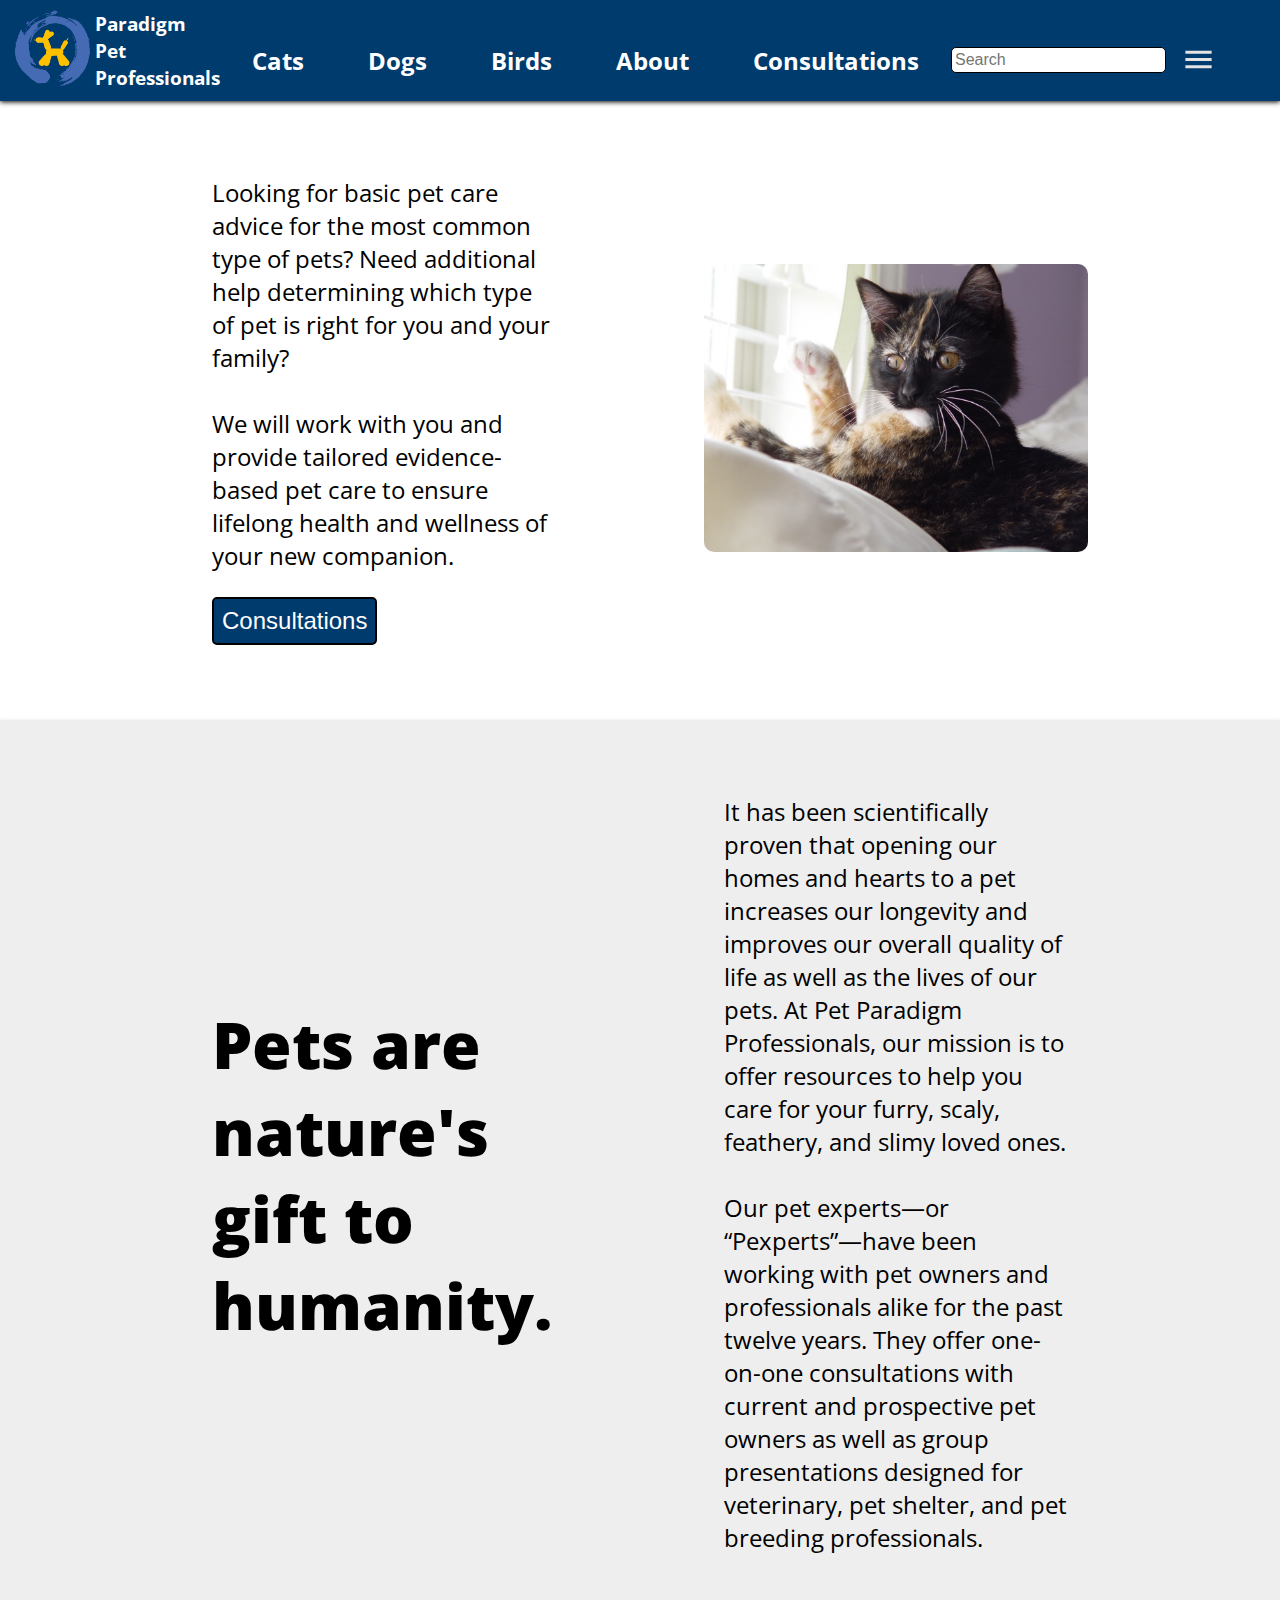
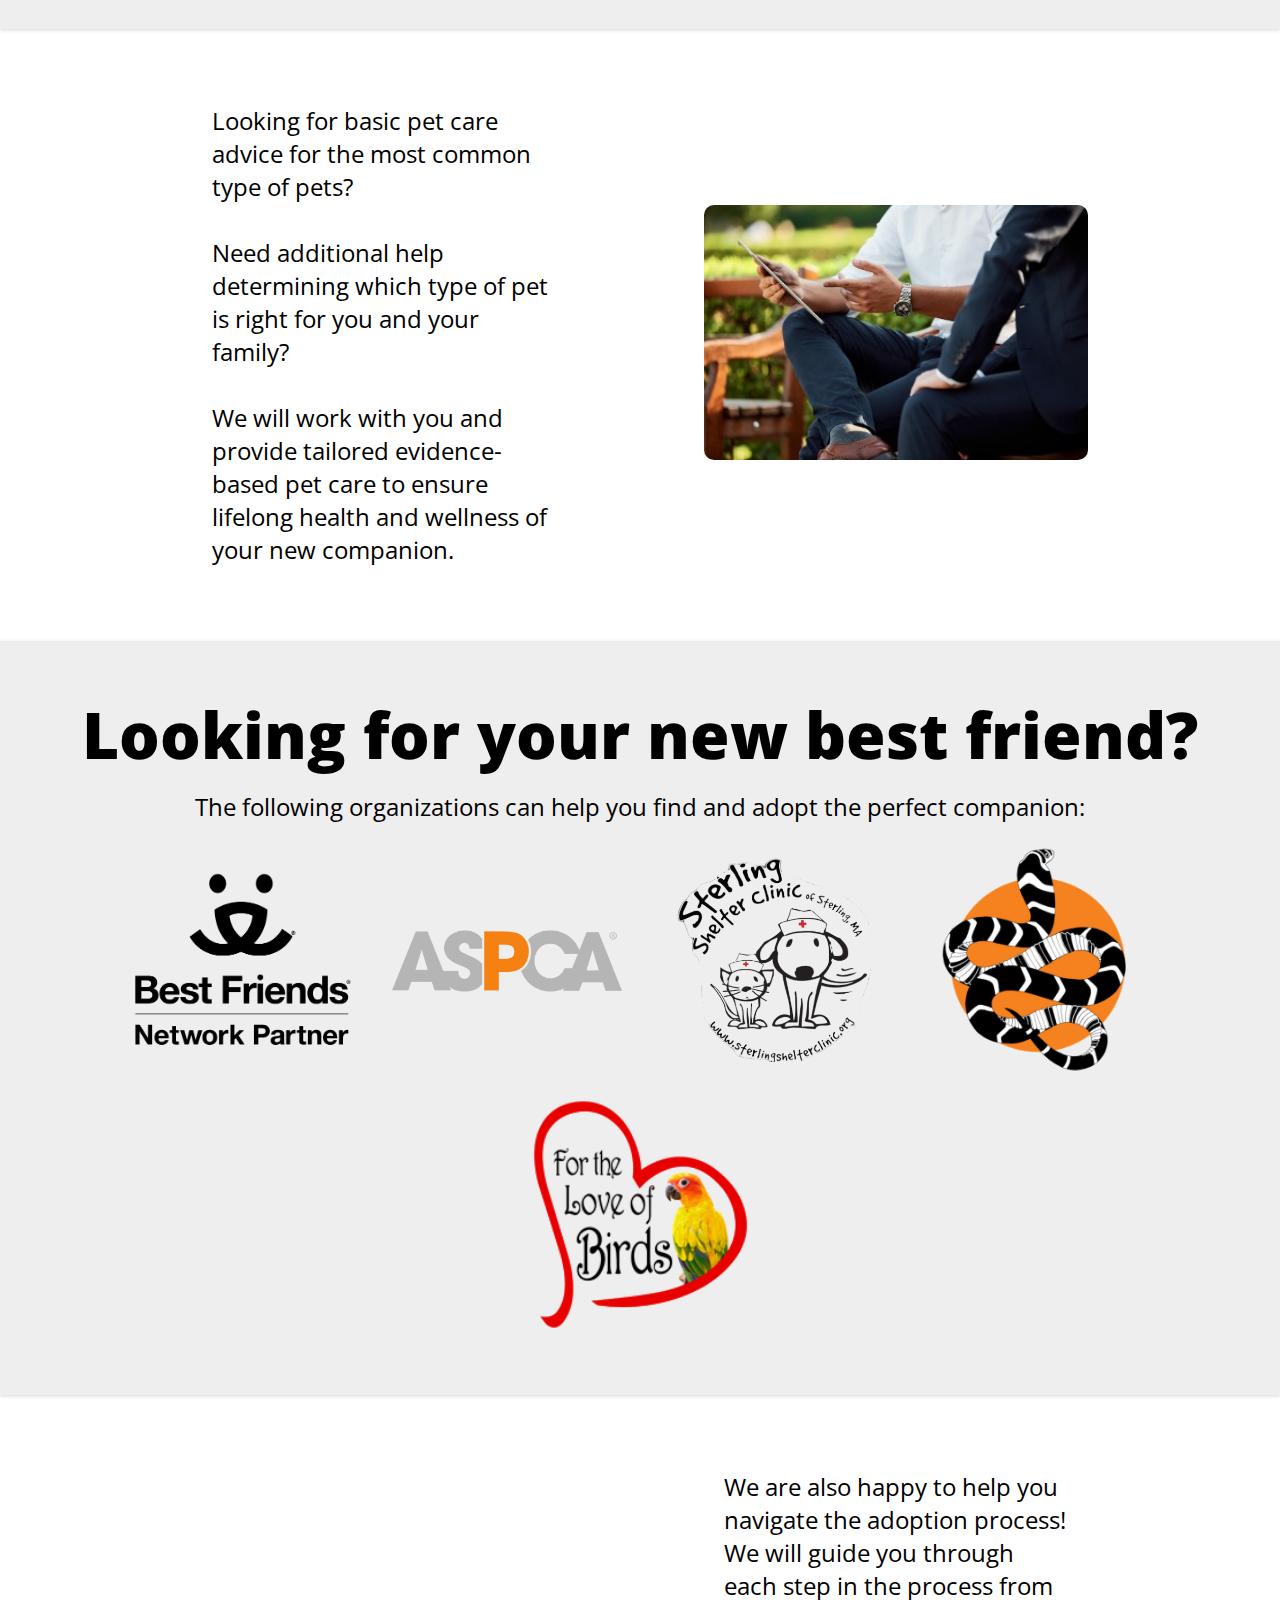
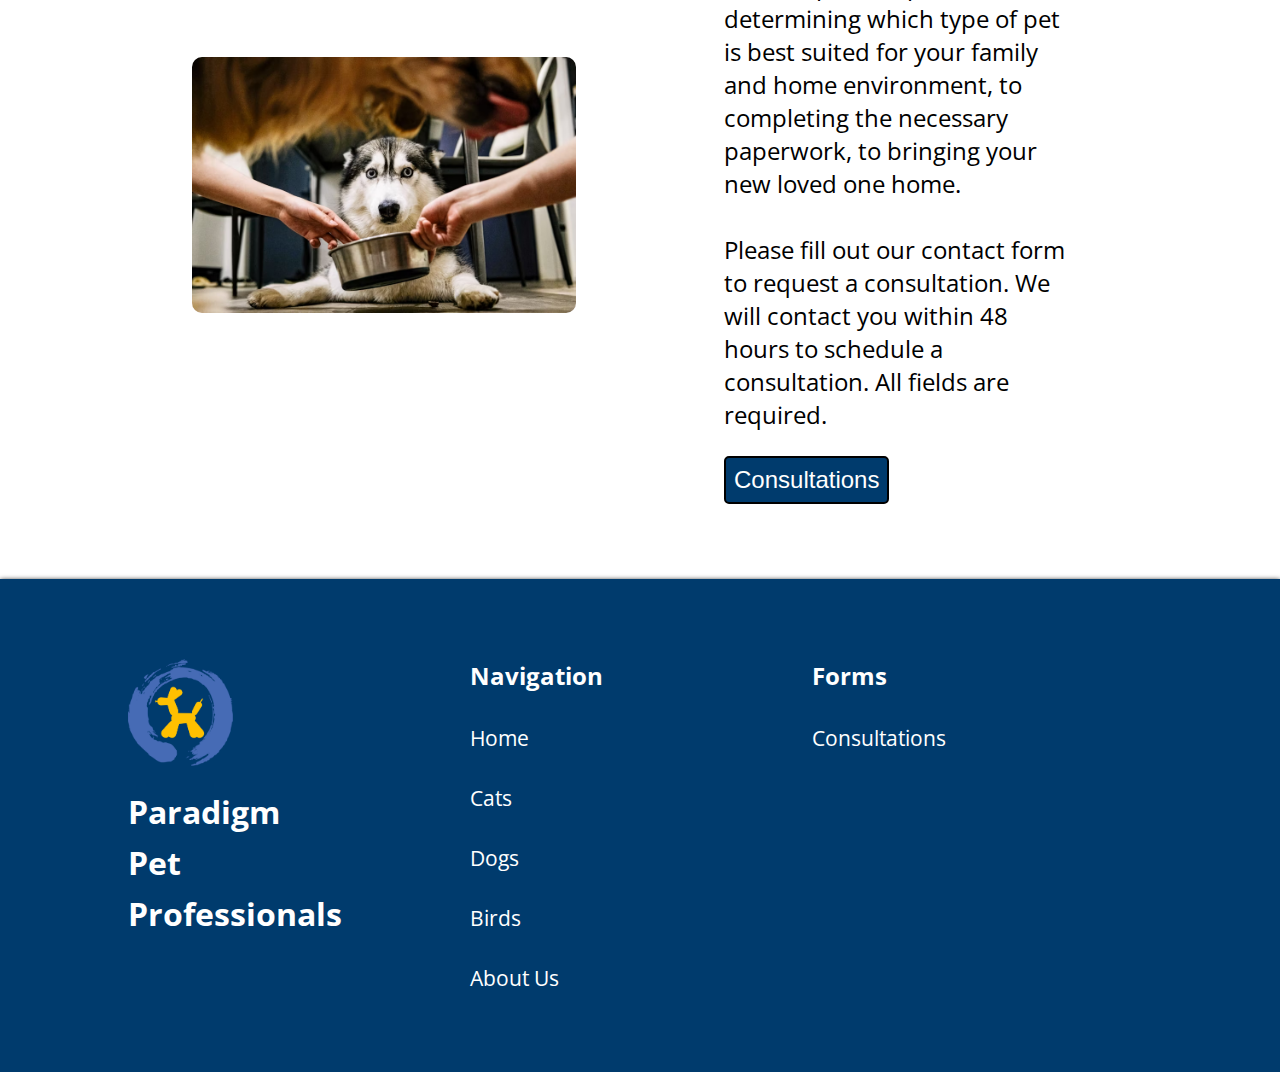
<file: index.html>
<!DOCTYPE html>
<html lang="en">
    <head>
        <meta charset="UTF-8">
        <meta name="viewport" content="width=device-width, initial-scale=1.0">
        <title>Paradigm Pet Professionals</title>
        <link rel="stylesheet" href="style.css">
        <link rel="shortcut icon" href="img/favicon.png" type="image/png">
        <link rel="preconnect" href="https://fonts.googleapis.com">
        <link rel="preconnect" href="https://fonts.gstatic.com" crossorigin>
        <link href="https://fonts.googleapis.com/css2?family=Open+Sans:ital,wght@0,300..800;1,300..800&display=swap" rel="stylesheet">
    </head>
    <body>
        <nav>
            <div class="logo-container">
                <a href="#"><img src="img/favicon.png" alt="Company Logo" class="logo"></a>
                <a href="#" class="company-name hideOnMobileSmall">
                    <span>Paradigm</span>
                    <span>Pet</span>
                    <span>Professionals</span>
                </a>
            </div>
            <ul class="sidebar">
                <li onclick=hideSidebar()><a href="#"><img  id='sidebar-closer' src="img/close_26dp_E3E3E3_FILL0_wght400_GRAD0_opsz24.svg" alt=""></a></li>
                <li><a href="cats.html" class="nav-link">Cats</a></li>
                <li><a href="dogs.html" class="nav-link">Dogs</a></li>
                <li><a href="birds.html" class="nav-link">Birds</a></li>
                <li><a href="about.html" class="nav-link">About</a></li>
                <li><a href="consultation.html" class="nav-link">Consultations</a></li>
            </ul>
            <ul>
                <li class="hideOnMobile"><a href="cats.html" class="nav-link">Cats</a></li>
                <li class="hideOnMobile"><a href="dogs.html" class="nav-link">Dogs</a></li>
                <li class="hideOnMobile"><a href="birds.html" class="nav-link">Birds</a></li>
                <li class="hideOnMobile"><a href="about.html" class="nav-link">About</a></li>
                <li class="hideOnMobile"><a href="consultation.html" class="nav-link">Consultations</a></li>
            </ul>
            <input type="search" name="search-btn" id="search-btn" placeholder="Search">
            <a onclick=showSideBar() href="#"><img class='sidebar-toggle' src="img/menu_26dp_E3E3E3_FILL0_wght400_GRAD0_opsz24.svg" alt="Toggle Sidebar"></a>
        </nav>
        <main>
            <section class="content-container">
                <div class="text-container left-container">
                    <span class="normal-text">Looking for basic pet care advice for the most common type of pets?
                    Need additional help determining which type of pet is right for you and your family?<br><br>
                    We will work with you and provide tailored evidence-based pet care to ensure lifelong health
                    and wellness of your new companion.</span>
                    <button><a href="consultation.html">Consultations</a></button>
                </div>
                <div class="img-container right-container">
                    <img src="img/Picture1.jpg" alt="Cat Photo">
                </div>
            </section>
            <section class="content-container">
                <div class="text-container left-container">
                    <span class="heading-text">Pets are nature's gift to humanity.</span>
                </div>
                <div class="text-container right-container">
                    <span class="normal-text">
                        It has been scientifically proven that opening our homes and hearts to a pet
                        increases our longevity and improves our overall quality of life as well as
                        the lives of our pets. At Pet Paradigm Professionals, our mission is to offer
                        resources to help you care for your furry, scaly, feathery, and slimy loved
                        ones. <br><br>Our pet experts—or “Pexperts”—have been working with pet owners and professionals
                        alike for the past twelve years. They offer one-on-one consultations with current and
                        prospective pet owners as well as group presentations designed for veterinary,
                        pet shelter, and pet breeding professionals.
                    </span>
                </div>
            </section>
            <section class="content-container">
                <div class="text-container left-container">
                    <span class="normal-text">
                        Looking for basic pet care advice for the most common type of pets?<br><br>
                        Need additional help determining which type of pet is right for you and your family?<br><br>
                        We will work with you and provide tailored evidence-based pet care to ensure lifelong health and wellness of your new companion.
                    </span>
                </div>
                <div class="img-container right-container">
                    <img src="img/Picture2.jpg" alt="Addressing Client">
                </div>
            </section>
            <section class="content-container additional-resources-container">
                <div class="heading-text">
                    Looking for your new best friend?
                </div>
                <span class="normal-text">
                    The following organizations can help you find and adopt the perfect companion:
                </span>
                <div id="alt-organizations">
                    <a href="https://bestfriends.org/pet-care-resources/issues/pet-adoption-resource" target="_blank"><img src="img/NP_Blk_Stacked.png" alt="General Pet Resources" class="alt-org-logo"></a>
                    <a href="https://www.aspca.org/ " target="_blank"><img src="img/ASPCA-logo.png" alt="ASPCA" class="alt-org-logo"></a>
                    <a href="https://www.sterlingshelter.org/humane-society/koi-fish-rescue/" target="_blank"><img src="img/Sterling-Photoroom.png" alt="Fish Rescue" class="alt-org-logo"></a>
                    <a href="https://savethesnakes.org/snakerescuecall/" target="_blank"><img src="img/Snake.png" alt="Snake Rescue" class="alt-org-logo"></a>
                    <a href="https://ftlob.rescuegroups.org/" target="_blank"><img src="img/bird-Photoroom.png" alt="Bird Rescue" class="alt-org-logo"></a>
                </div>
            </section>
            <section class="content-container">
                <div class="img-container left-container">
                    <img src="img/animalCare.png" alt="Animal care">
                </div>
                <div class="text-container right-container">
                    <span class="normal-text">
                    We are also happy to help you navigate the adoption process! We will guide you through each step in the process
                    from determining which type of pet is best suited for your family and home environment, to completing the
                    necessary paperwork, to bringing your new loved one home.<br><br>
                    Please fill out our contact form to request a consultation.
                    We will contact you within 48 hours to schedule a consultation. All fields are required.
                    </span>
                    <button><a href="consultation.html">Consultations</a></button>
                </div>
            </section>
        </main>
        <footer>
            <div class="logo-container">
                <img src="img/favicon.png" alt="Company Logo" class="logo">
                <div class="footer-title">
                    <span>Paradigm</span>
                    <span>Pet</span>
                    <span>Professionals</span>
                </div>
            </div>
            <div class="footer-nav">
                <span>Navigation</span>
                <a href="#">Home</a>
                <a href="cats.html">Cats</a>
                <a href="dogs.html">Dogs</a>
                <a href="birds.html">Birds</a>
                <a href="about.html">About Us</a>
            </div>
            <div class="footer-forms">
                <span>Forms</span>
                <a href="consultation.html">Consultations</a>
            </div>
        </footer>
        <script>
            function showSideBar() {
                sidebar = document.querySelector('.sidebar');
                sidebar.style.display = 'flex';
            }
            function hideSidebar() {
                sidebar = document.querySelector('.sidebar');
                sidebar.style.display = 'none';
            }
        </script>
    </body>
</html>
</file>
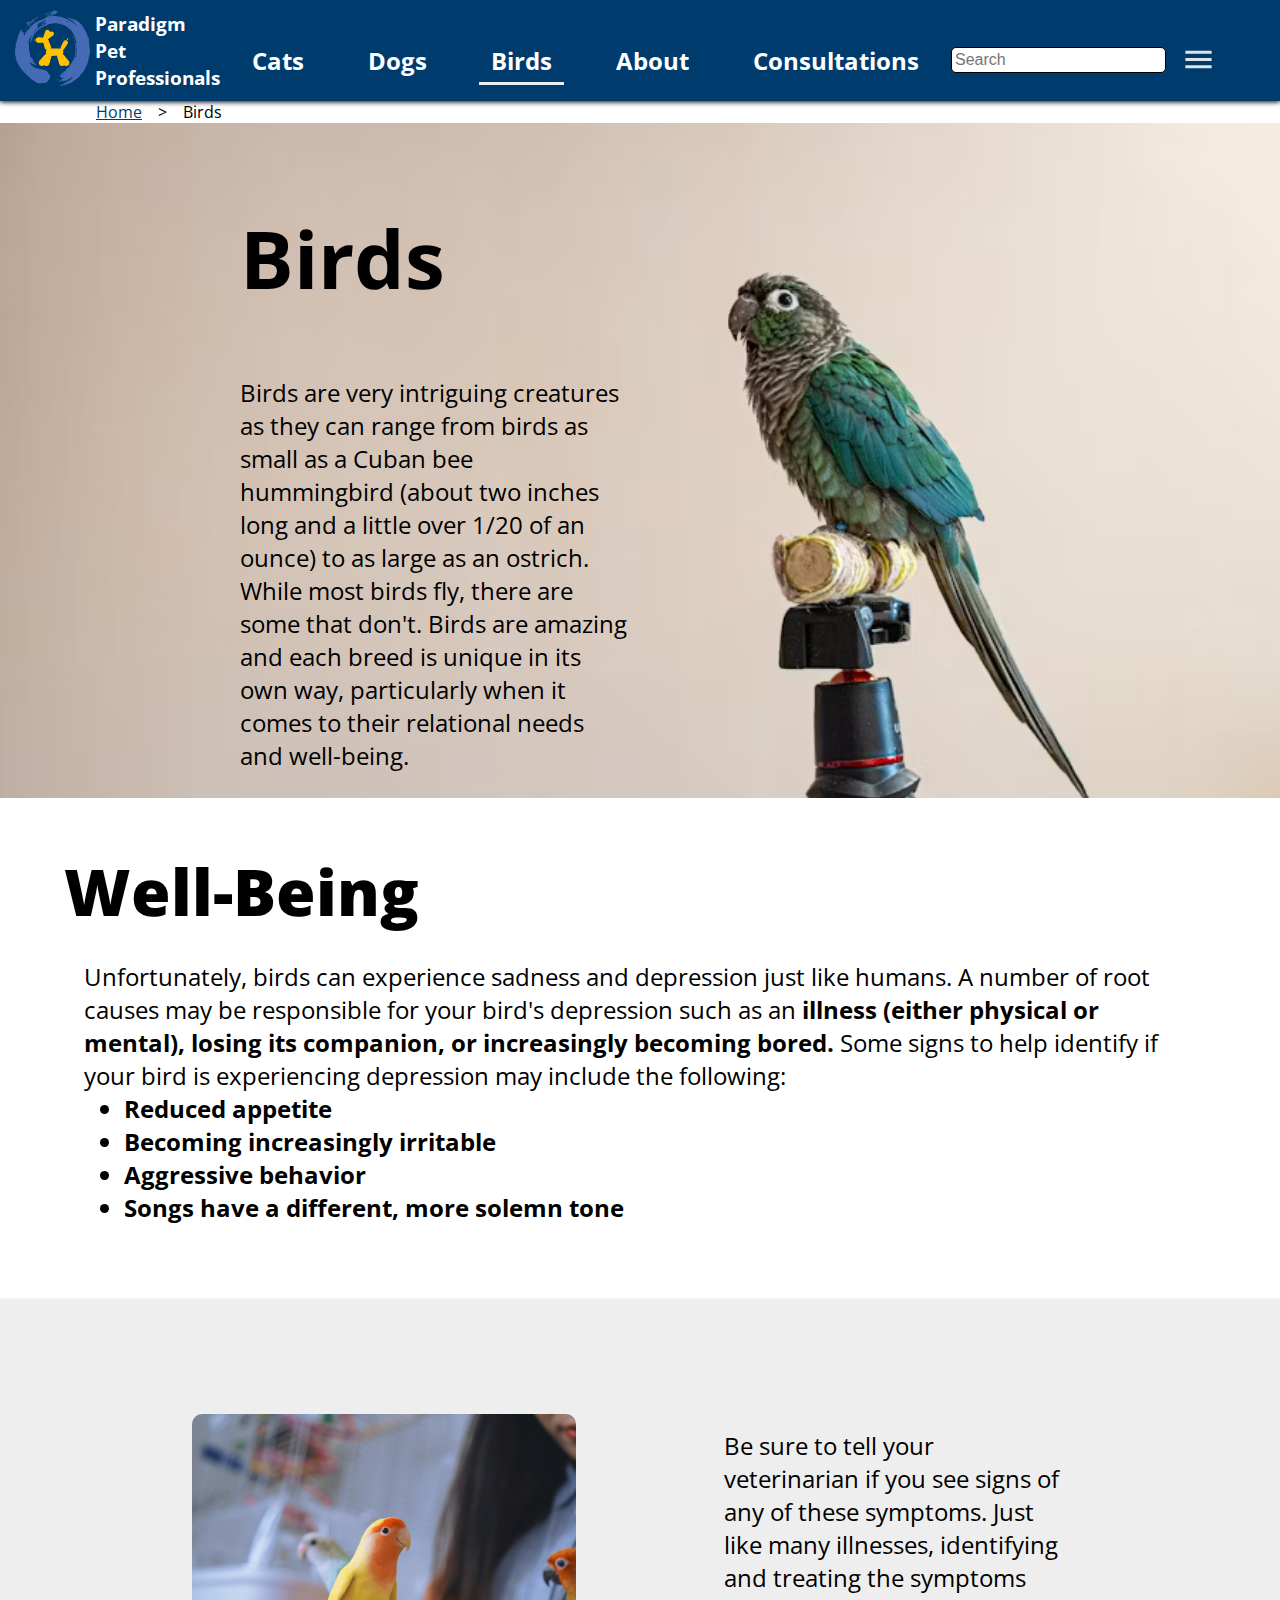
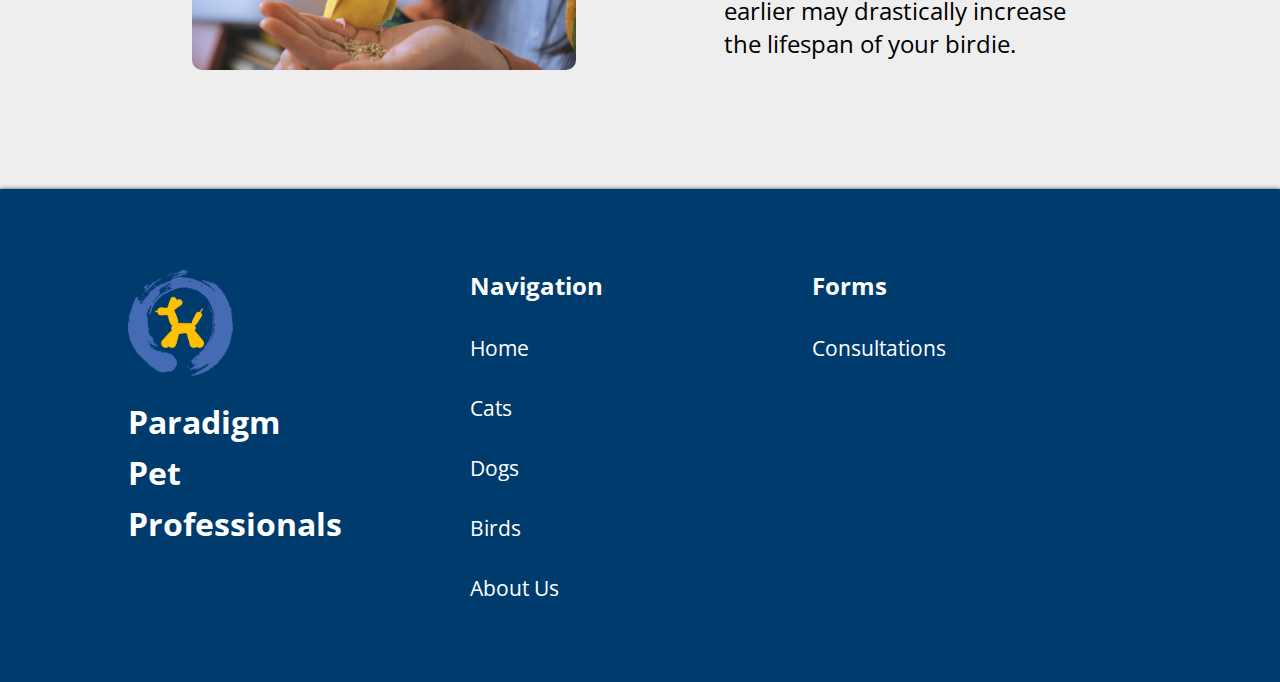
<file: birds.html>
<!DOCTYPE html>
<html lang="en">
    <head>
        <meta charset="UTF-8">
        <meta name="viewport" content="width=, initial-scale=1.0">
        <title>Birds | Paradigm Pet Professionals</title>
        <link rel="stylesheet" href="style.css">
        <link rel="shortcut icon" href="img/favicon.png" type="image/png">
        <link rel="preconnect" href="https://fonts.googleapis.com">
        <link rel="preconnect" href="https://fonts.gstatic.com" crossorigin>
        <link href="https://fonts.googleapis.com/css2?family=Open+Sans:ital,wght@0,300..800;1,300..800&display=swap" rel="stylesheet">
    </head>
    <body>
        <nav>
            <div class="logo-container">
                <a href="index.html"><img src="img/favicon.png" alt="Company Logo" class="logo"></a>
                <a href="index.html" class="company-name hideOnMobileSmall">
                <span>Paradigm</span>
                <span>Pet</span>
                <span>Professionals</span>
                </a>
            </div>
            <ul class="sidebar">
                <li onclick=hideSidebar()><a href="#"><img  id='sidebar-closer' src="img/close_26dp_E3E3E3_FILL0_wght400_GRAD0_opsz24.svg" alt=""></a></li>
                <li><a href="cats.html" class="nav-link">Cats</a></li>
                <li><a href="dogs.html" class="nav-link">Dogs</a></li>
                <li><a href="#" class="nav-link" id="active">Birds</a></li>
                <li><a href="about.html" class="nav-link">About</a></li>
                <li><a href="consultation.html" class="nav-link">Consultations</a></li>
            </ul>
            <ul>
                <li class="hideOnMobile"><a href="cats.html" class="nav-link">Cats</a></li>
                <li class="hideOnMobile"><a href="dogs.html" class="nav-link">Dogs</a></li>
                <li class="hideOnMobile"><a href="#" class="nav-link" id="active">Birds</a></li>
                <li class="hideOnMobile"><a href="about.html" class="nav-link">About</a></li>
                <li class="hideOnMobile"><a href="consultation.html" class="nav-link">Consultations</a></li>
            </ul>
            <input type="search" name="search-btn" id="search-btn" placeholder="Search">
            <a onclick=showSideBar() href="#"><img class='sidebar-toggle' src="img/menu_26dp_E3E3E3_FILL0_wght400_GRAD0_opsz24.svg" alt="Toggle Sidebar"></a>
        </nav>
        <main>
            <div id="breadcrumb">
                <a href="index.html">Home</a>
                <span>></span>
                <span>Birds</span>
            </div>
            <div id="bird-hero" class="hero-container">
                <div class="hero-title">
                    Birds
                </div>
                <div class="bird-hero-text-container">
                    Birds are very intriguing creatures as they can range from birds as small as a Cuban bee hummingbird (about two inches long
                    and a little over 1/20 of an ounce) to as large as an ostrich. While most birds fly, there are some that don't. Birds are amazing
                    and each breed is unique in its own way, particularly when it comes to their relational needs and well-being. 
                </div>
            </div>
            <div class="content-container column-display">
                <div class="center-container">
                    <div class="heading-text">Well-Being</div>
                </div>
                <div class="center-container text-container">
                    Unfortunately, birds can experience sadness and depression just like humans. A number of root causes may be responsible for
                    your bird's depression such as an 
                    <span class="bold">illness (either physical or mental), losing its companion, or increasingly becoming bored.</span>
                    Some signs to help identify if your bird is experiencing depression may include the following:
                    <ul>
                        <li><span class="bold">Reduced appetite</span></li>
                        <li><span class="bold">Becoming increasingly irritable</span></li>
                        <li><span class="bold">Aggressive behavior</span></li>
                        <li><span class="bold">Songs have a different, more solemn tone</span></li>
                    </ul>
                </div>
            </div>
            <div class="content-container">
                <div class="img-container left-container">
                    <img src="img/mf-evelyn-jvDYwv3gqNY-unsplash.jpg" alt="Love Bird">
                </div>
                <div class="text-container right-container">
                    <span class="normal-text">
                        Be sure to tell your veterinarian if you see signs of any of these symptoms. Just like many illnesses, identifying and treating
                        the symptoms earlier may drastically increase the lifespan of your birdie.
                    </span>
                </div>
            </div>
        </main>
        <footer>
            <div class="logo-container">
                <img src="img/favicon.png" alt="Company Logo" class="logo">
                <div class="footer-title">
                    <span>Paradigm</span>
                    <span>Pet</span>
                    <span>Professionals</span>
                </div>
            </div>
            <div class="footer-nav">
                <span>Navigation</span>
                <a href="index.html">Home</a>
                <a href="cats.html">Cats</a>
                <a href="dogs.html">Dogs</a>
                <a href="#">Birds</a>
                <a href="about.html">About Us</a>
            </div>
            <div class="footer-forms">
                <span>Forms</span>
                <a href="consultation.html">Consultations</a>
            </div>
        </footer>
        <script>
            function showSideBar() {
                sidebar = document.querySelector('.sidebar');
                sidebar.style.display = 'flex';
            }
                function hideSidebar() {
                    sidebar = document.querySelector('.sidebar');
                    sidebar.style.display = 'none';
                }
        </script>
    </body>

</html>
</file>
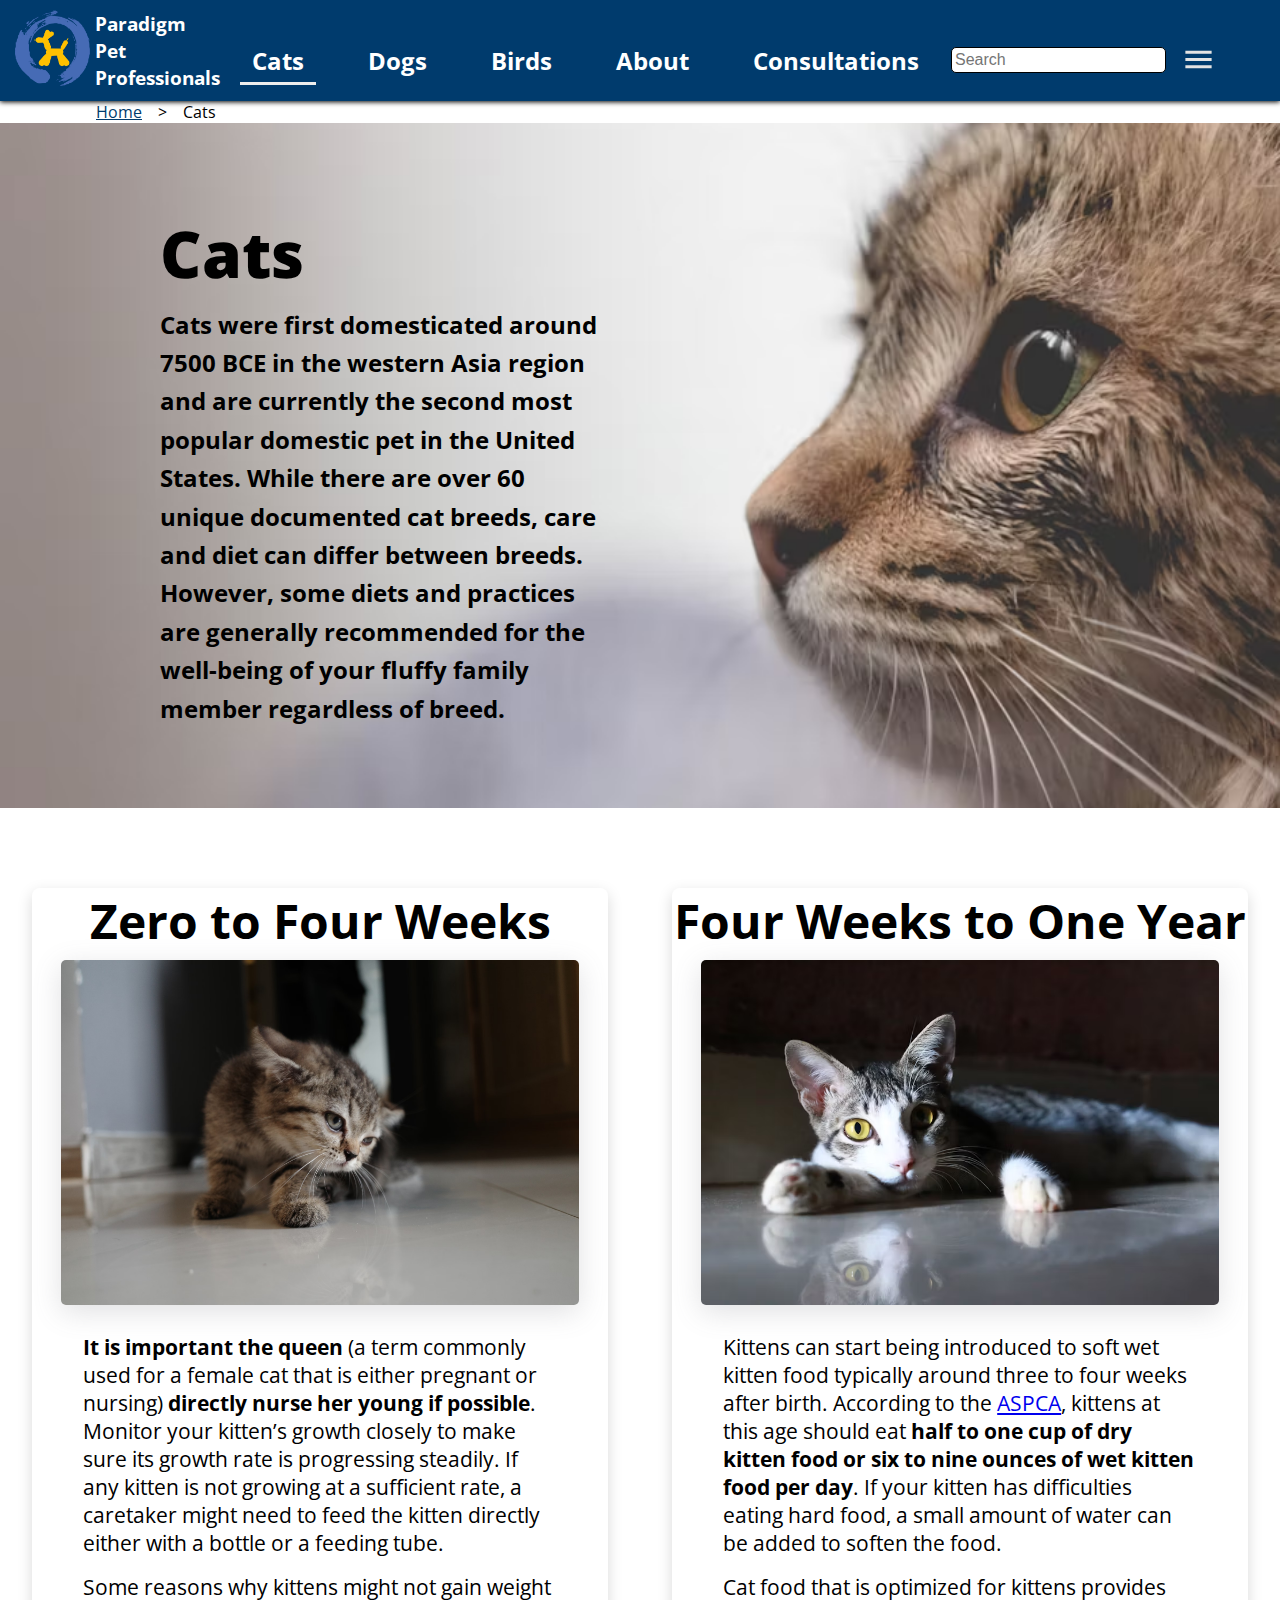
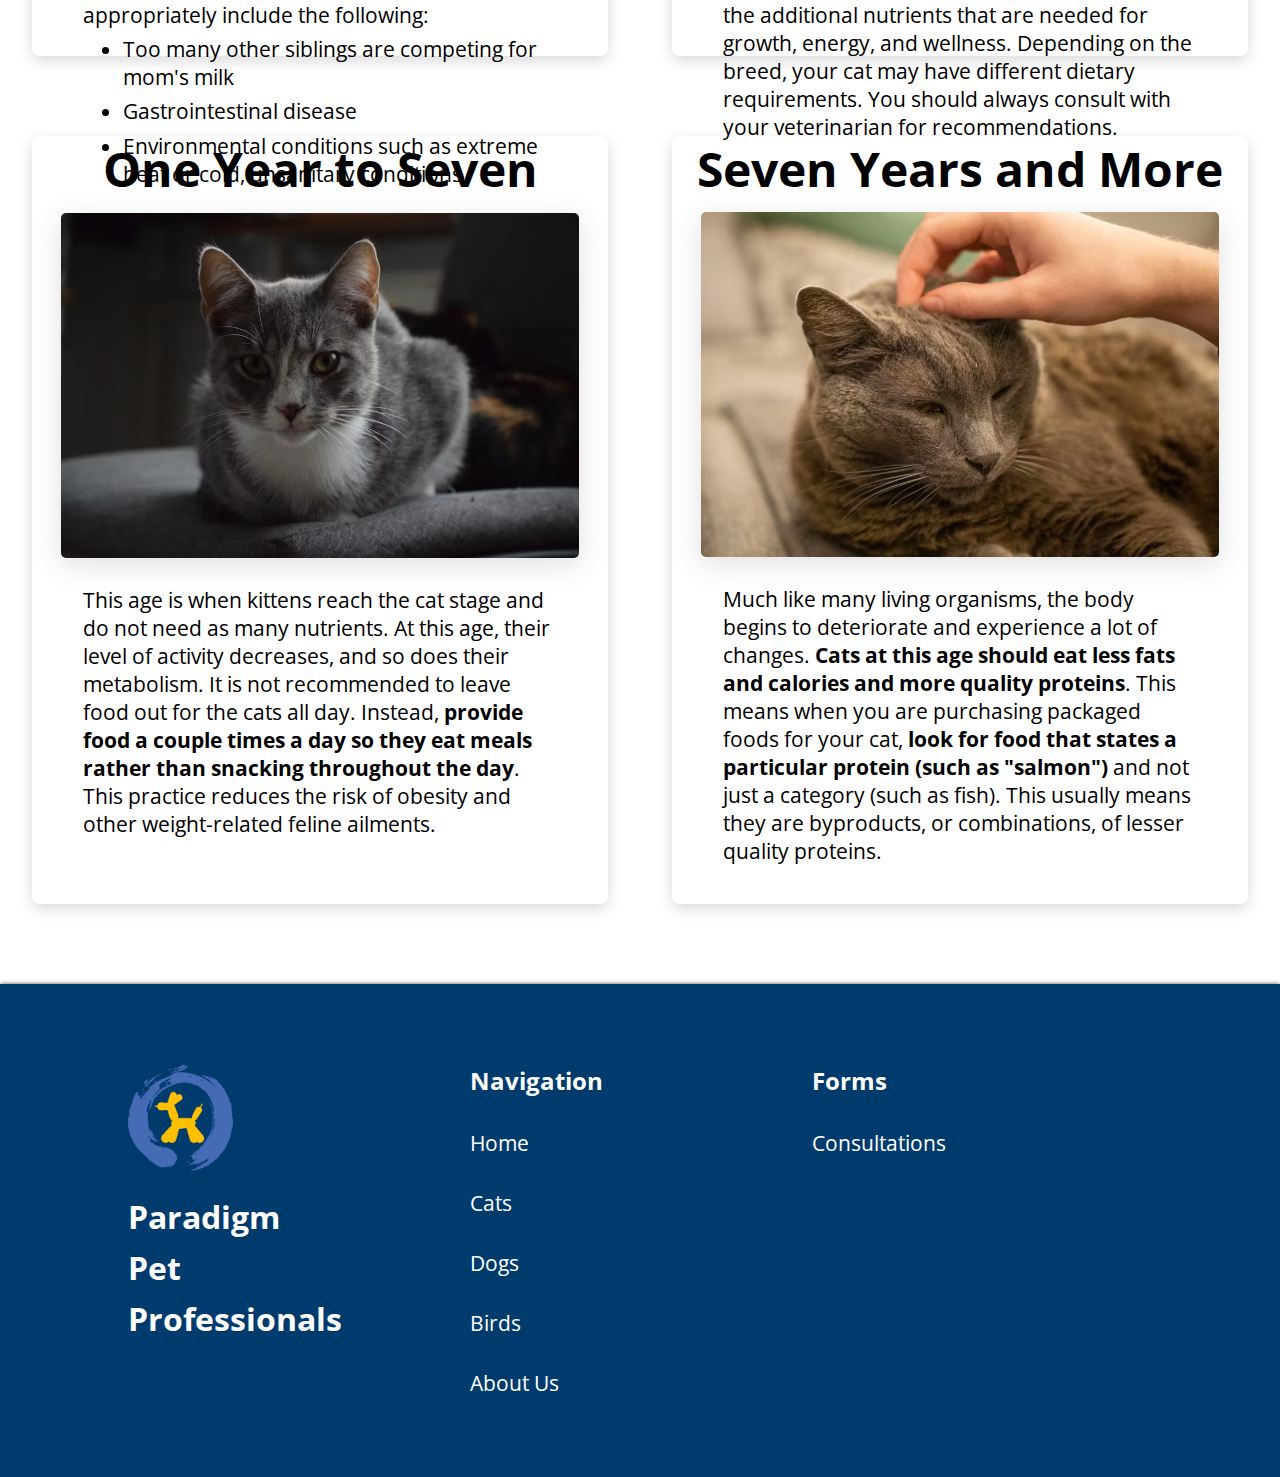
<file: cats.html>
<!DOCTYPE html>
<html lang="en">
    <head>
        <meta charset="UTF-8">
        <meta name="viewport" content="width=, initial-scale=1.0">
        <title>Cats | Paradigm Pet Professionals</title>
        <link rel="stylesheet" href="style.css">
        <link rel="shortcut icon" href="img/favicon.png" type="image/png">
        <link rel="preconnect" href="https://fonts.googleapis.com">
        <link rel="preconnect" href="https://fonts.gstatic.com" crossorigin>
        <link href="https://fonts.googleapis.com/css2?family=Open+Sans:ital,wght@0,300..800;1,300..800&display=swap" rel="stylesheet">
    </head>
    <body>
        <nav>
            <div class="logo-container">
                <a href="index.html"><img src="img/favicon.png" alt="Company Logo" class="logo"></a>
                <a href="index.html" class="company-name hideOnMobileSmall">
                    <span>Paradigm</span>
                    <span>Pet</span>
                    <span>Professionals</span>
                </a>
            </div>
            <ul class="sidebar">
                <li onclick=hideSidebar()><a href="#"><img  id='sidebar-closer' src="img/close_26dp_E3E3E3_FILL0_wght400_GRAD0_opsz24.svg" alt=""></a></li>
                <li><a href="#" class="nav-link" id="active">Cats</a></li>
                <li><a href="dogs.html" class="nav-link">Dogs</a></li>
                <li><a href="birds.html" class="nav-link">Birds</a></li>
                <li><a href="about.html" class="nav-link">About</a></li>
                <li><a href="consultation.html" class="nav-link">Consultations</a></li>
            </ul>
            <ul>
                <li class="hideOnMobile"><a href="#" class="nav-link" id="active">Cats</a></li>
                <li class="hideOnMobile"><a href="dogs.html" class="nav-link">Dogs</a></li>
                <li class="hideOnMobile"><a href="birds.html" class="nav-link">Birds</a></li>
                <li class="hideOnMobile"><a href="about.html" class="nav-link">About</a></li>
                <li class="hideOnMobile"><a href="consultation.html" class="nav-link">Consultations</a></li>
            </ul>
            <input type="search" name="search-btn" id="search-btn" placeholder="Search">
            <a onclick=showSideBar() href="#"><img class='sidebar-toggle' src="img/menu_26dp_E3E3E3_FILL0_wght400_GRAD0_opsz24.svg" alt="Toggle Sidebar"></a>
        </nav>
        <main>
            <div id="breadcrumb">
                <a href="index.html">Home</a>
                <span>></span>
                <span>Cats</span>
            </div>
            <section id="cat-hero" class="hero-container">
                <div class="cat-hero-text-container">
                    <div class="heading-text">
                        Cats
                    </div>
                    <span>
                    Cats were first domesticated around 7500 BCE in the western Asia region and are currently the second most
                    popular domestic pet in the United States. While there are over 60 unique documented cat breeds, care and
                    diet can differ between breeds.
                    </span>
                    <span>
                    However, some diets and practices are generally recommended for the well-being
                    of your fluffy family member regardless of breed.
                    </span>
                </div>
            </section>
            <section class="card-container">
                <div class="card">
                    <div class="card-header">
                        <span class="card-title">Zero to Four Weeks</span>
                    </div>
                    <div class="card-image-container">
                        <img src="img/cat-card-1.png" alt="Kitten" class="card-image">
                    </div>
                    <div class="card-info">
                        <div><span class="bold">It is important the queen</span> (a term commonly used for a female cat that is either pregnant or nursing) 
                        <span class="bold">directly nurse her young if possible</span>. Monitor your kitten’s growth closely to make sure its growth rate is
                        progressing steadily. If any kitten is not growing at a sufficient rate, a caretaker might need to feed the
                        kitten directly either with a bottle or a feeding tube.</div> 
                        <div>Some reasons why kittens might not gain weight appropriately include the following:
                            <ul>
                                <li>Too many other siblings are competing for mom's milk</li>
                                <li>Gastrointestinal disease</li>
                                <li>Environmental conditions such as extreme heat or cold, unsanitary conditions</li>
                            </ul>
                        </div>
                    </div>
                </div>
                <div class="card">
                    <div class="card-header">
                        <span class="card-title">Four Weeks to One Year</span>
                    </div>
                    <div class="card-image-container">
                        <img src="img/cat-card-2.png" alt="Kitten" class="card-image">
                    </div>
                    <div class="card-info">
                        <div>Kittens can start being introduced to soft wet kitten food typically around three to four weeks after birth.
                            According to the <a href="https://www.aspca.org/pet-care/cat-care/cat-nutrition-tips" target="_blank">ASPCA</a>, kittens at this age should eat <span class="bold">half to one cup of dry kitten food or six to nine ounces
                            of wet kitten food per day</span>. If your kitten has difficulties eating hard food, a small amount of water can be
                            added to soften the food.
                        </div>
                        <div>Cat food that is optimized for kittens provides the additional nutrients that are
                            needed for growth, energy, and wellness. Depending on the breed, your cat may have different dietary requirements.
                            You should always consult with your veterinarian for recommendations.
                        </div>
                    </div>
                </div>
                <div class="card">
                    <div class="card-header">
                        <span class="card-title">One Year to Seven Years</span>
                    </div>
                    <div class="card-image-container">
                        <img src="img/cat-card-3.png" alt="Kitten" class="card-image">
                    </div>
                    <div class="card-info">
                        <div>
                            This age is when kittens reach the cat stage and do not need as many nutrients.
                            At this age, their level of activity decreases, and so does their metabolism. It
                            is not recommended to leave food out for the cats all day. Instead, <span class="bold">provide food a
                            couple times a day so they eat meals rather than snacking throughout the day</span>. This
                            practice reduces the risk of obesity and other weight-related feline ailments.
                        </div>
                    </div>
                </div>
                <div class="card">
                    <div class="card-header">
                        <span class="card-title">Seven Years and More</span>
                    </div>
                    <div class="card-image-container">
                        <img src="img/cat-card-4.png" alt="Kitten" class="card-image">
                    </div>
                    <div class="card-info">
                        <div>
                            Much like many living organisms, the body begins to deteriorate and experience a lot of changes. <span class="bold">Cats
                            at this age should eat less fats and calories and more quality proteins</span>. This means when you are purchasing
                            packaged foods for your cat, <span class="bold">look for food that states a particular protein (such as "salmon")</span> and not just
                            a category (such as fish). This usually means they are byproducts, or combinations, of lesser quality proteins.
                        </div>
                    </div>
                </div>
            </section>
        </main>
        <footer>
            <div class="logo-container">
                <img src="img/favicon.png" alt="Company Logo" class="logo">
                <div class="footer-title">
                    <span>Paradigm</span>
                    <span>Pet</span>
                    <span>Professionals</span>
                </div>
            </div>
            <div class="footer-nav">
                <span>Navigation</span>
                <a href="index.html">Home</a>
                <a href="#">Cats</a>
                <a href="dogs.html">Dogs</a>
                <a href="birds.html">Birds</a>
                <a href="about.html">About Us</a>
            </div>
            <div class="footer-forms">
                <span>Forms</span>
                <a href="consultation.html">Consultations</a>
            </div>
        </footer>
        <script>
            function showSideBar() {
                sidebar = document.querySelector('.sidebar');
                sidebar.style.display = 'flex';
            }
            function hideSidebar() {
                sidebar = document.querySelector('.sidebar');
                sidebar.style.display = 'none';
            }
        </script>
    </body>
</html>
</file>
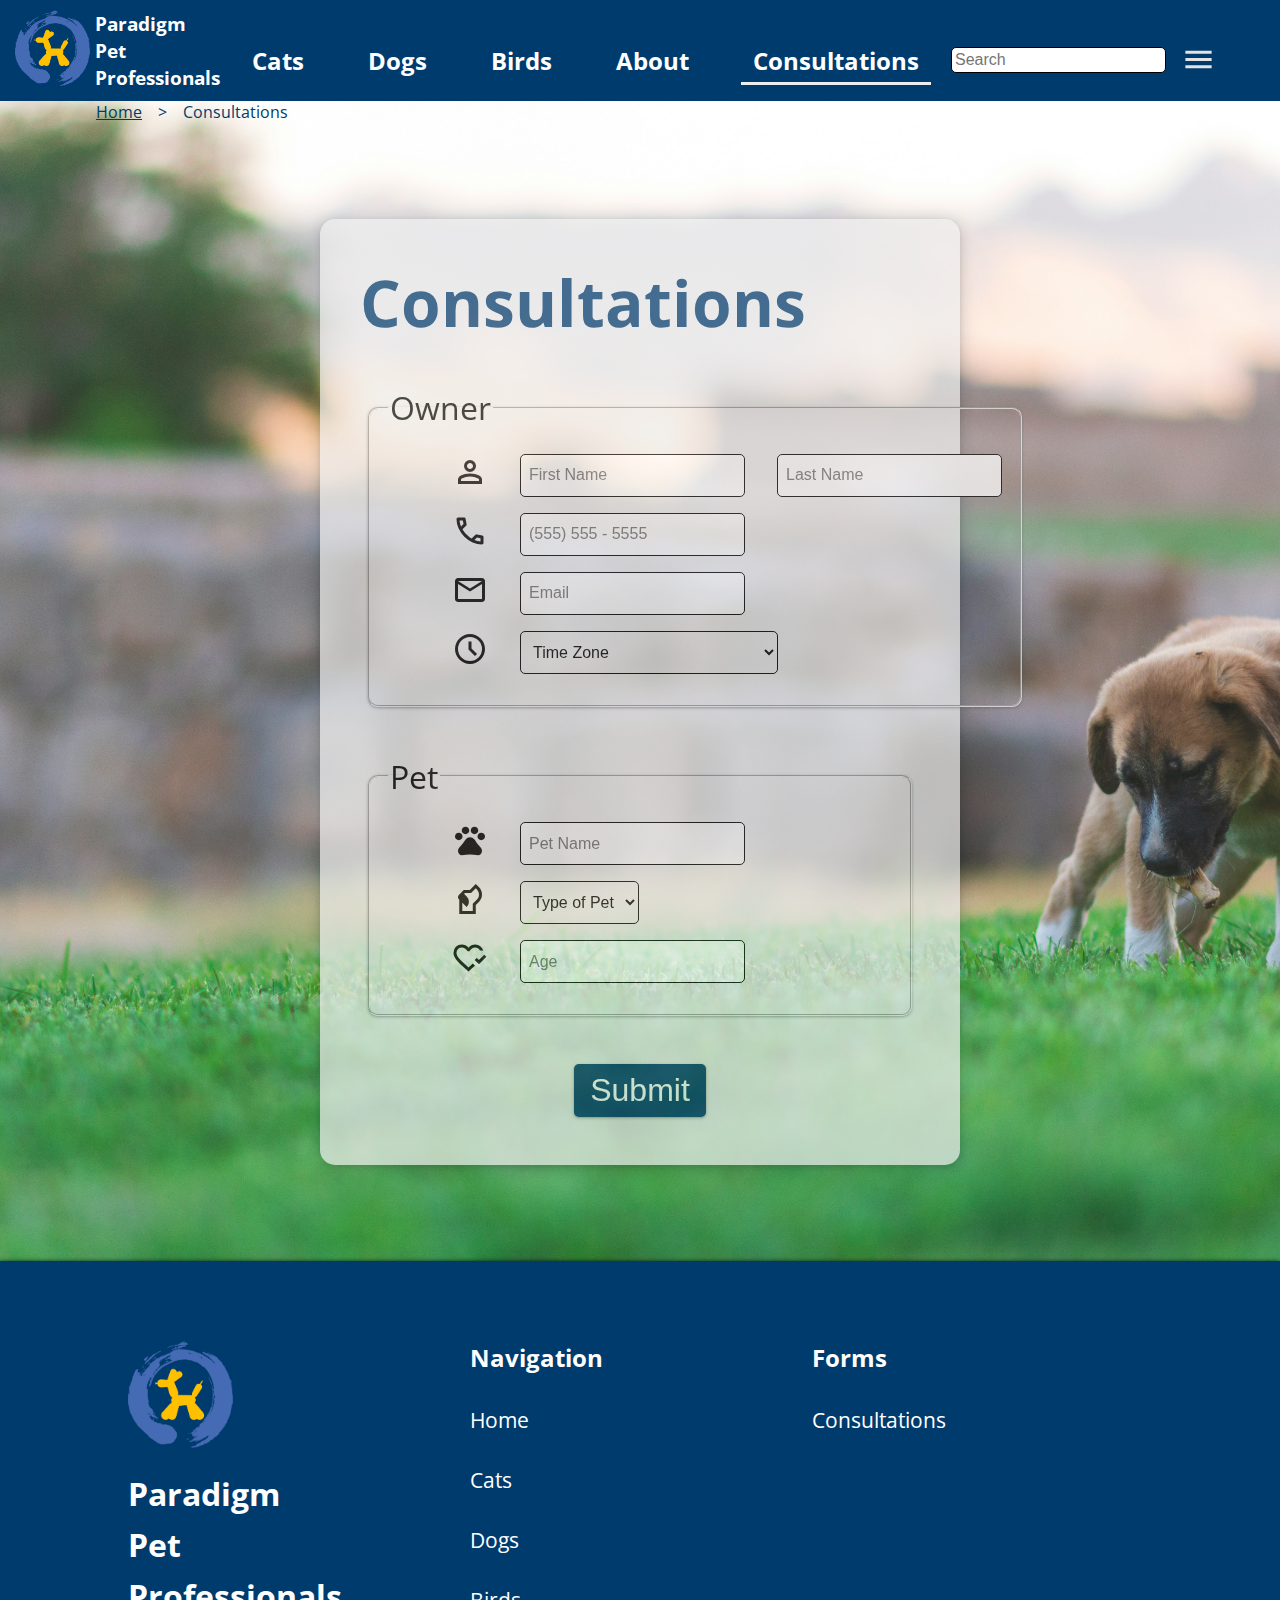
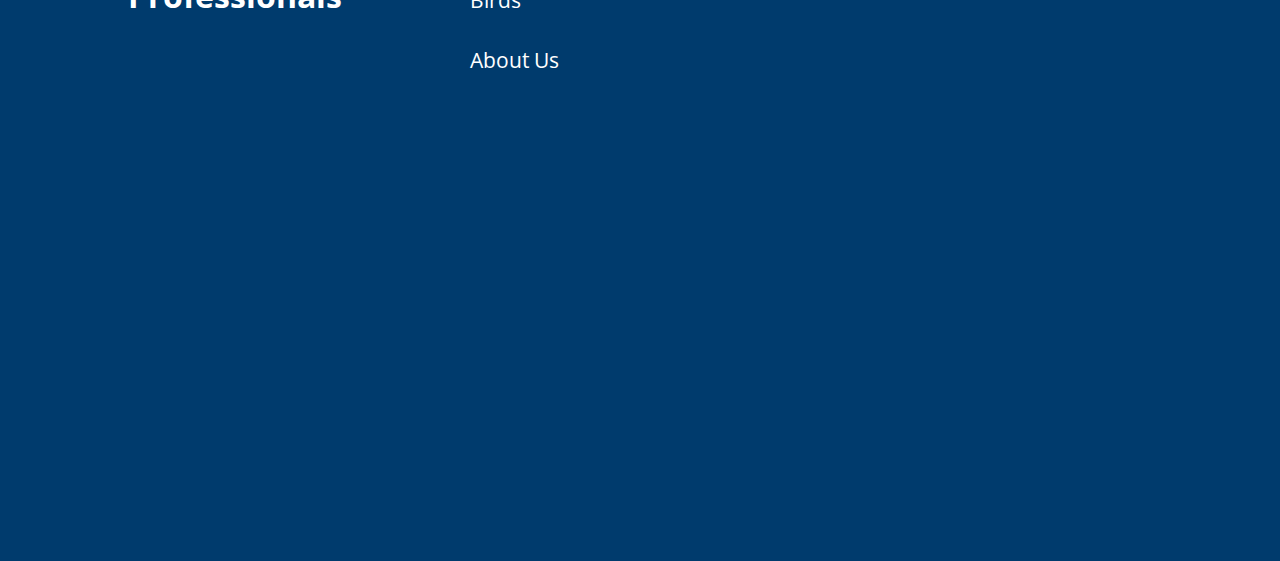
<file: consultation.html>
<!DOCTYPE html>
<html lang="en">
    <head>
        <meta charset="UTF-8">
        <meta name="viewport" content="width=, initial-scale=1.0">
        <title>Consultations | Paradigm Pet Professionals</title>
        <link rel="stylesheet" href="style.css">
        <link rel="shortcut icon" href="img/favicon.png" type="image/png">
        <link rel="preconnect" href="https://fonts.googleapis.com">
        <link rel="preconnect" href="https://fonts.gstatic.com" crossorigin>
        <link href="https://fonts.googleapis.com/css2?family=Open+Sans:ital,wght@0,300..800;1,300..800&display=swap" rel="stylesheet">
    </head>
    <body>
        <nav>
            <div class="logo-container">
                <a href="index.html"><img src="img/favicon.png" alt="Company Logo" class="logo"></a>
                <a href="index.html" class="company-name hideOnMobileSmall">
                <span>Paradigm</span>
                <span>Pet</span>
                <span>Professionals</span>
                </a>
            </div>
            <ul class="sidebar">
                <li onclick=hideSidebar()><a href="#"><img id='sidebar-closer' src="img/close_26dp_E3E3E3_FILL0_wght400_GRAD0_opsz24.svg" alt=""></a></li>
                <li><a href="cats.html" class="nav-link">Cats</a></li>
                <li><a href="dogs.html" class="nav-link">Dogs</a></li>
                <li><a href="birds.html" class="nav-link">Birds</a></li>
                <li><a href="about.html" class="nav-link">About</a></li>
                <li><a href="#" class="nav-link" id="active">Consultations</a></li>
            </ul>
            <ul>
                <li class="hideOnMobile"><a href="cats.html" class="nav-link">Cats</a></li>
                <li class="hideOnMobile"><a href="dogs.html" class="nav-link">Dogs</a></li>
                <li class="hideOnMobile"><a href="birds.html" class="nav-link">Birds</a></li>
                <li class="hideOnMobile"><a href="about.html" class="nav-link">About</a></li>
                <li class="hideOnMobile"><a href="#" class="nav-link" id="active">Consultations</a></li>
            </ul>
            <input type="search" name="search-btn" id="search-btn" placeholder="Search">
            <a onclick=showSideBar() href="#"><img class='sidebar-toggle' src="img/menu_26dp_E3E3E3_FILL0_wght400_GRAD0_opsz24.svg" alt="Toggle Sidebar"></a>
        </nav>
        <main id="consultation-background">
            <div id="breadcrumb">
                <a href="index.html">Home</a>
                <span>></span>
                <span>Consultations</span>
            </div>
            <div id="consultation-card">
                <div id="form-heading">
                    Consultations
                </div>
                <form action="" method="post">
                    <fieldset>                       
                        <legend>Owner</legend>
                        <div class="owner-info">
                            <div class="name-container">
                                <label for="first-name"><img src="img/person_24dp_00000_FILL0_wght400_GRAD0_opsz24.svg" alt="User logo" class="form-icon"></label>
                                <input type="text" name="first-name" id="first-name" placeholder="First Name">
                                <input type="text" name="last-name" id="last-name" placeholder="Last Name">
                            </div>
                            <div class="phone-container">
                                <label for="phone-num"><img src="img/call_24dp_00000_FILL0_wght400_GRAD0_opsz24.svg" alt="" class="form-icon"></label>
                                <input type="tel" name="phone-num" id="phone-num" placeholder="(555) 555 - 5555">
                            </div>
                            <div class="email-container">
                                <label for="email"><img src="img/mail_24dp_00000_FILL0_wght400_GRAD0_opsz24.svg" alt="" class="form-icon"></label>
                                <input type="email" name="email" id="email" placeholder="Email">
                            </div>
                            <div class="time-zone-container">
                                <label for="time-zone"><img src="img/schedule_24dp_00000_FILL0_wght400_GRAD0_opsz24.svg" alt="" class="form-icon"></label>
                                <select name="time-zone" id="time-zone">
                                    <option value="">Time Zone</option>
                                    <option value="ET">Eastern Time</option>
                                    <option value="MT">Mountain Time</option>
                                    <option value="PST">Pacific Standard Time</option>
                                    <option value="AST">Alaska Standard Time</option>
                                    <option value="HST">Hawaii-Aleutain Standard Time</option>
                                </select>
                            </div>
                        </div>
                    </fieldset>
                    <fieldset>
                        <legend>Pet</legend>
                        <div class="pet-info">
                            <div class="name-container">
                                <label for="pet-name"><img src="img/pets_24dp_00000_FILL0_wght400_GRAD0_opsz24.svg" alt="" class="form-icon"></label>
                                <input type="text" name="pet-name" id="pet-name" placeholder="Pet Name">
                            </div>
                            <div class="pet-type-container">
                                <label for="pet-type"><img src="img/sound_detection_dog_barking_24dp_00000_FILL0_wght400_GRAD0_opsz24.svg" alt="" class="form-icon"></label>
                                <select name="pet-type" id="pet-type">
                                    <option value="">Type of Pet</option>
                                    <option value="cat">Cat</option>
                                    <option value="dog">Dog</option>
                                    <option value="bird">Bird</option>
                                    <option value="other">Other</option>
                                </select>
                            </div>
                            <div class="pet-age-container">
                                <label for="pet-age"><img src="img/heart_check_24dp_00000_FILL0_wght400_GRAD0_opsz24.svg" alt="" class="form-icon"></label>
                                <input type="number" name="pet-age" id="pet-age" placeholder="Age">
                            </div>
                        </div>
                    </fieldset>
                    <input type="submit" value="Submit" id="submit-btn">
                </form>
            </div>
        </main>
        <footer id="consultation-footer">
            <div class="logo-container">
                <img src="img/favicon.png" alt="Company Logo" class="logo">
                <div class="footer-title">
                    <span>Paradigm</span>
                    <span>Pet</span>
                    <span>Professionals</span>
                </div>
            </div>
            <div class="footer-nav">
                <span>Navigation</span>
                <a href="index.html">Home</a>
                <a href="cats.html">Cats</a>
                <a href="dogs.html">Dogs</a>
                <a href="birds.html">Birds</a>
                <a href="about.html">About Us</a>
            </div>
            <div class="footer-forms">
                <span>Forms</span>
                <a href="#">Consultations</a>
            </div>
        </footer>
        <script>
            function showSideBar() {
                sidebar = document.querySelector('.sidebar');
                sidebar.style.display = 'flex';
            }
            function hideSidebar() {
                sidebar = document.querySelector('.sidebar');
                sidebar.style.display = 'none';
            }
        </script>
    </body>
</html>
</file>
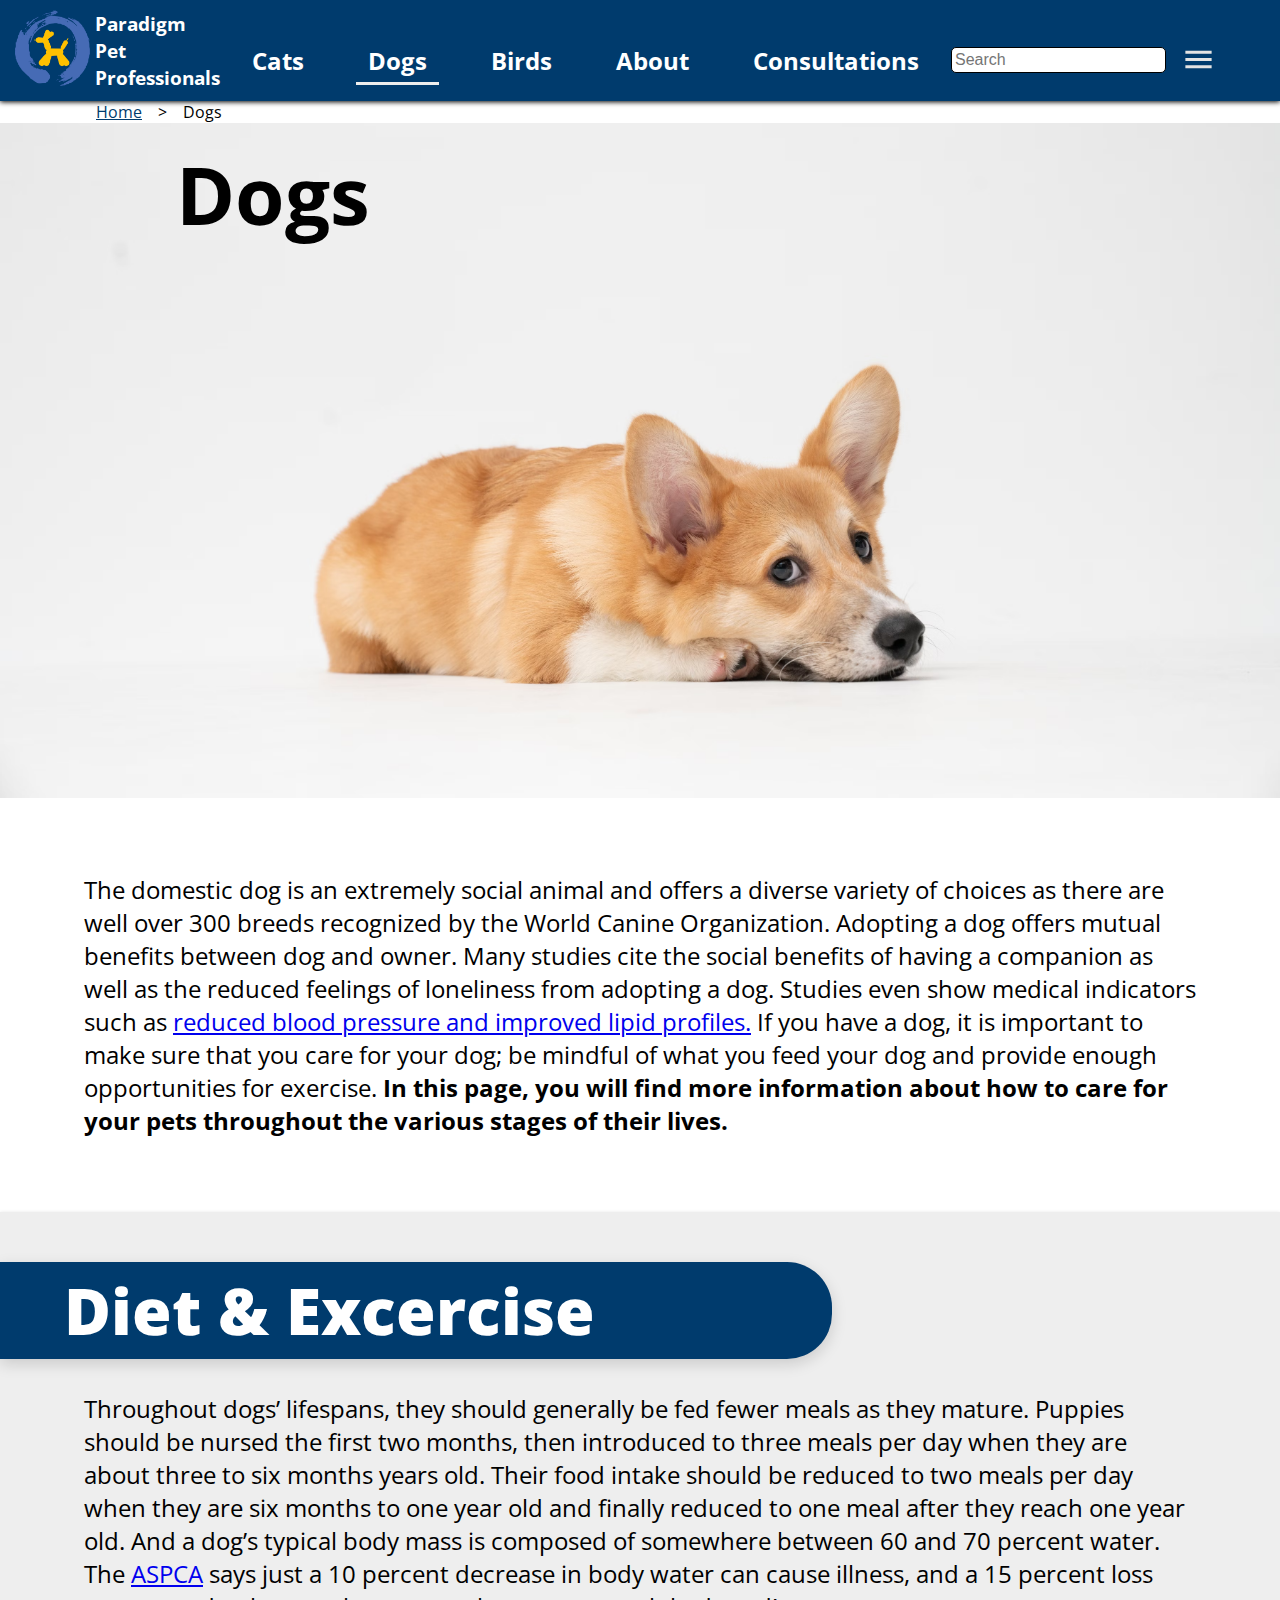
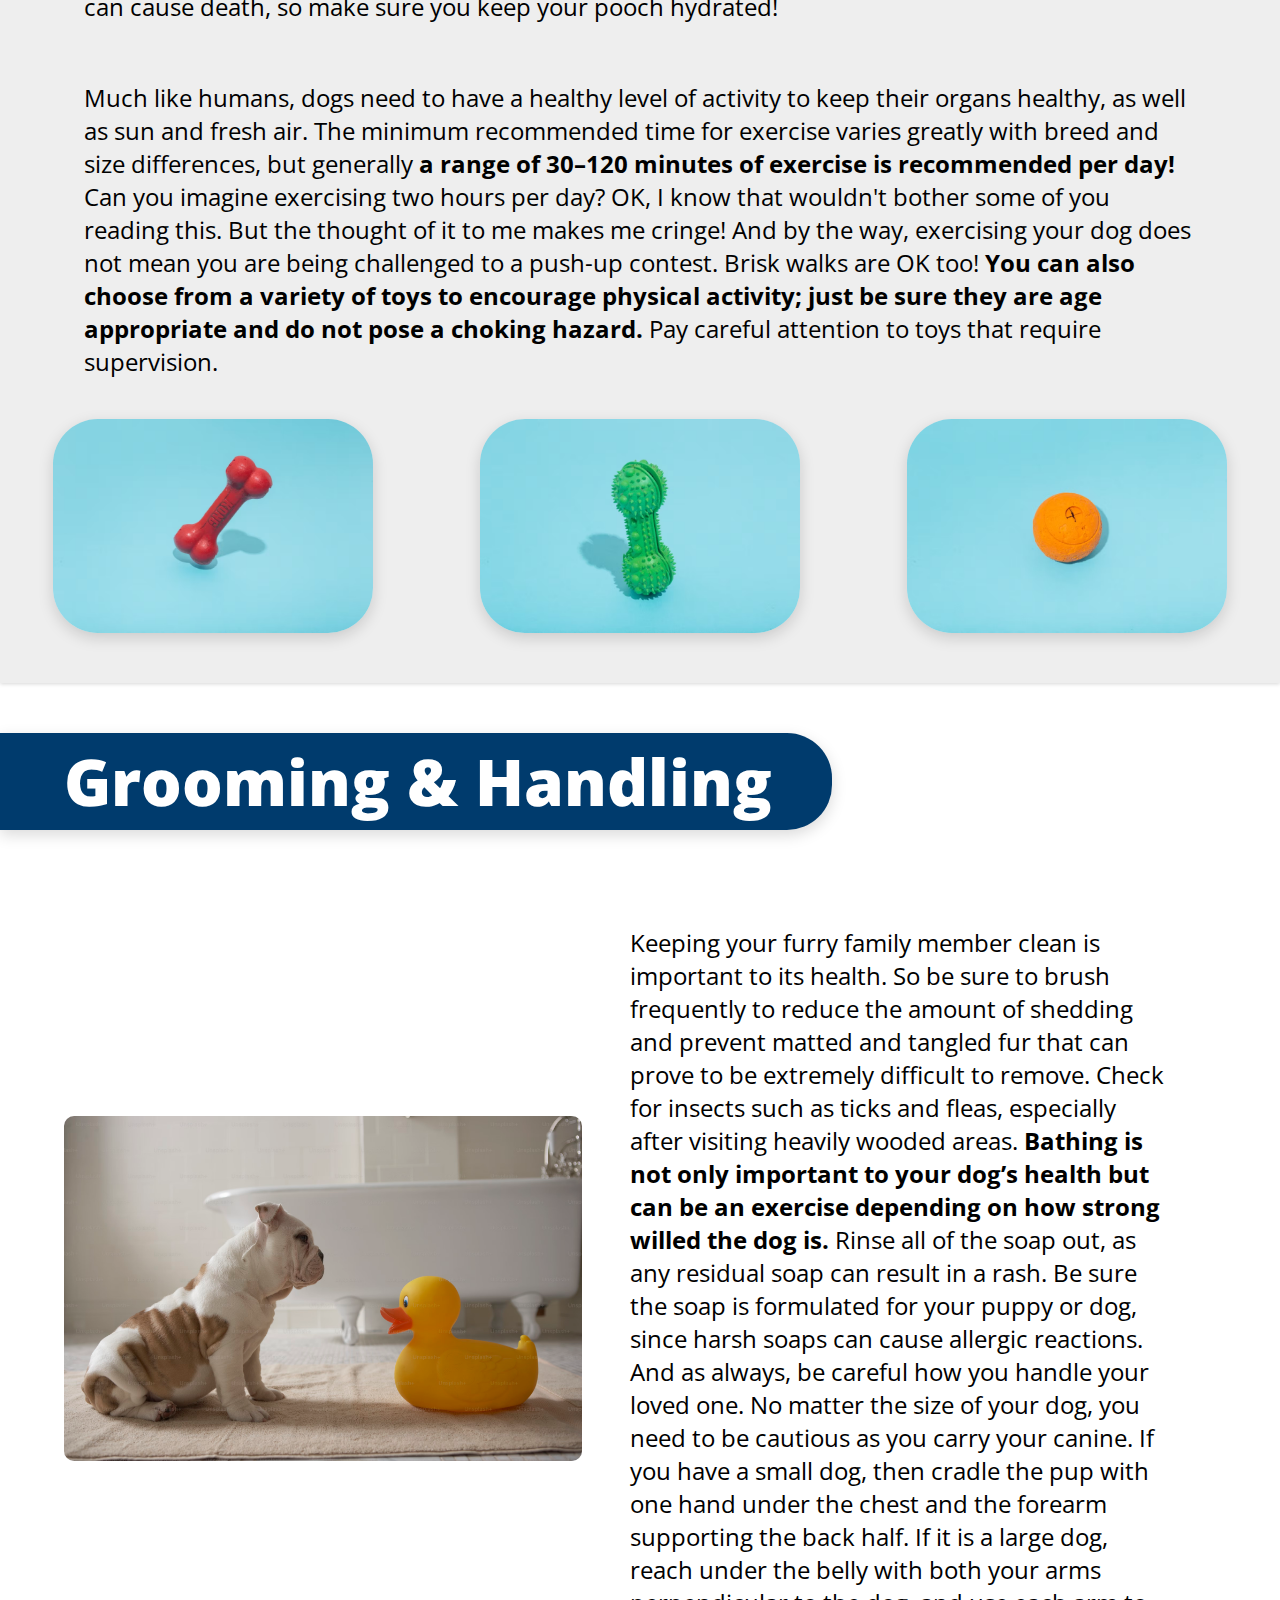
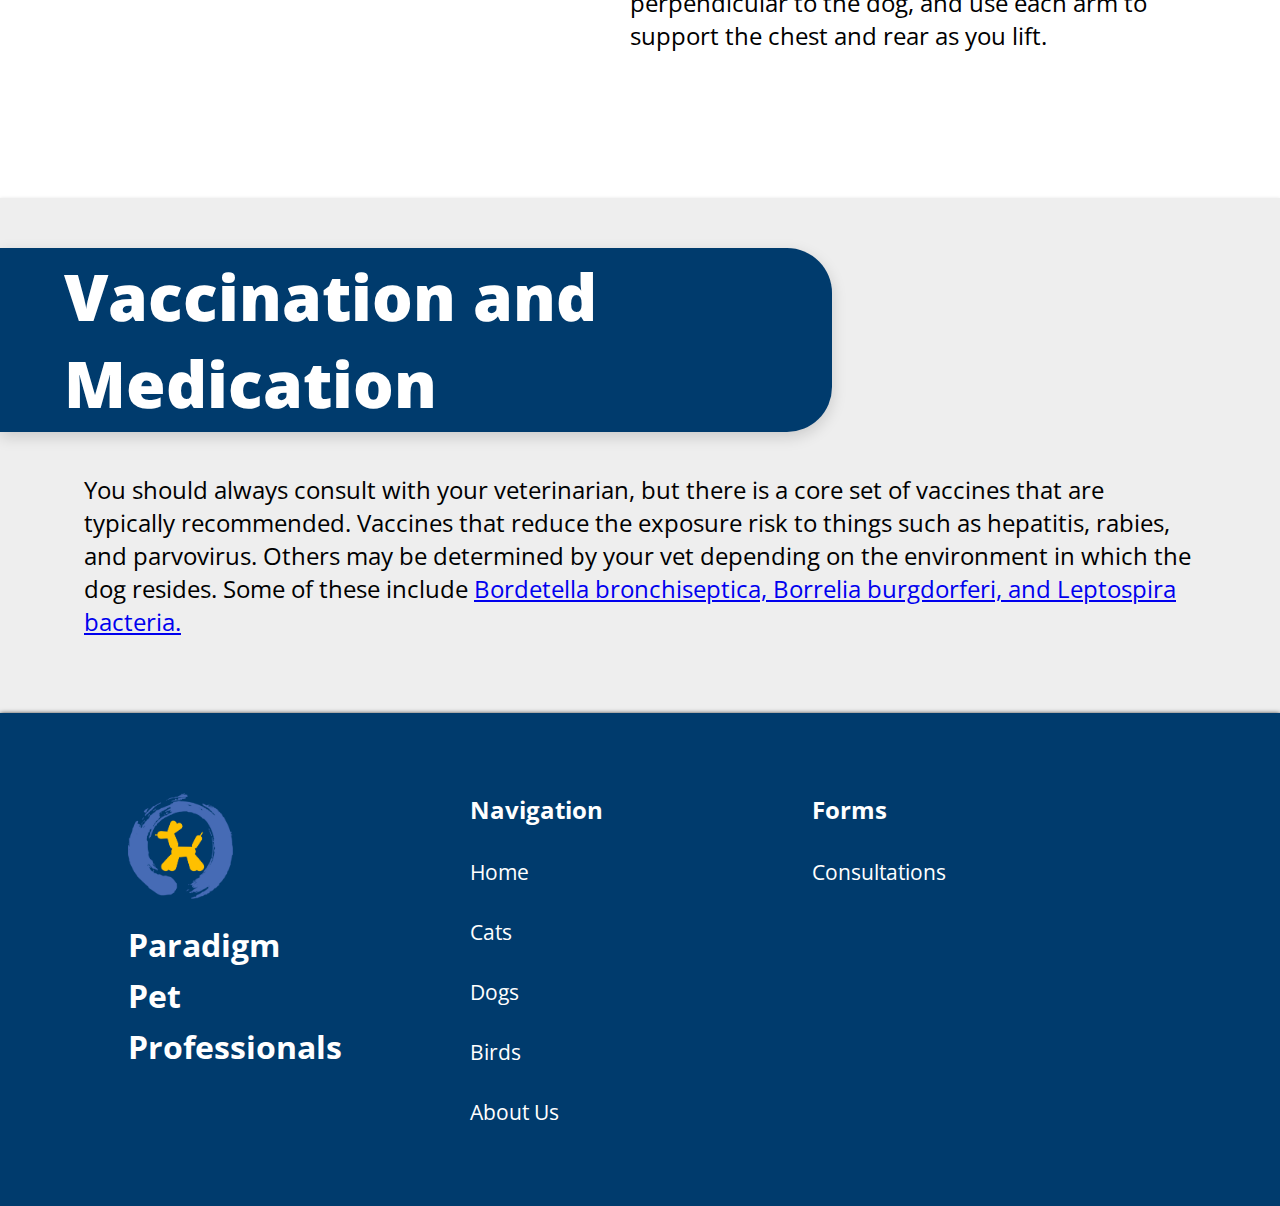
<file: dogs.html>
<!DOCTYPE html>
<html lang="en">
    <head>
        <meta name="viewport" content="width=device-width, initial-scale=1.0">
        <meta charset="UTF-8">
        <title>Dogs | Paradigm Pet Professionals</title>
        <link rel="stylesheet" href="style.css">
        <link rel="shortcut icon" href="img/favicon.png" type="image/png">
        <link rel="preconnect" href="https://fonts.googleapis.com">
        <link rel="preconnect" href="https://fonts.gstatic.com" crossorigin>
        <link href="https://fonts.googleapis.com/css2?family=Open+Sans:ital,wght@0,300..800;1,300..800&display=swap" rel="stylesheet">
    </head>
    <body>
        <nav>
            <div class="logo-container">
                <a href="index.html"><img src="img/favicon.png" alt="Company Logo" class="logo"></a>
                <a href="index.html" class="company-name hideOnMobileSmall">
                <span>Paradigm</span>
                <span>Pet</span>
                <span>Professionals</span>
                </a>
            </div>
            <ul class="sidebar">
                <li onclick=hideSidebar()><a href="#"><img  id='sidebar-closer' src="img/close_26dp_E3E3E3_FILL0_wght400_GRAD0_opsz24.svg" alt=""></a></li>
                <li><a href="cats.html" class="nav-link">Cats</a></li>
                <li><a href="#" class="nav-link" id="active">Dogs</a></li>
                <li><a href="birds.html" class="nav-link">Birds</a></li>
                <li><a href="about.html" class="nav-link">About</a></li>
                <li><a href="consultation.html" class="nav-link">Consultations</a></li>
            </ul>
            <ul>
                <li class="hideOnMobile"><a href="cats.html" class="nav-link">Cats</a></li>
                <li class="hideOnMobile"><a href="#" class="nav-link" id="active">Dogs</a></li>
                <li class="hideOnMobile"><a href="birds.html" class="nav-link">Birds</a></li>
                <li class="hideOnMobile"><a href="about.html" class="nav-link">About</a></li>
                <li class="hideOnMobile"><a href="consultation.html" class="nav-link">Consultations</a></li>
            </ul>
            <input type="search" name="search-btn" id="search-btn" placeholder="Search">
            <a onclick=showSideBar() href="#"><img class='sidebar-toggle' src="img/menu_26dp_E3E3E3_FILL0_wght400_GRAD0_opsz24.svg" alt="Toggle Sidebar"></a>
        </nav>
        <main>
            <div id="breadcrumb">
                <a href="index.html">Home</a>
                <span>></span>
                <span>Dogs</span>
            </div>
            <section id="dog-hero" class="hero-container">
                <div class="hero-title">
                    Dogs
                </div>
            </section>
            <section class="content-container">
                <div id="hero-description" class="text-container center-container">
                    <span class="normal-text">
                        The domestic dog is an extremely social animal and offers a diverse variety of choices
                        as there are well over 300 breeds recognized by the World Canine Organization. Adopting a
                        dog offers mutual benefits between dog and owner. Many studies cite the social benefits of
                        having a companion as well as the reduced feelings of loneliness from adopting a dog. Studies
                        even show medical indicators such as
                        <a href="https://www.ahajournals.org/doi/10.1161/CIRCOUTCOMES.119.005554" target="_blank">reduced blood pressure and improved lipid profiles.</a>
                        If you have a dog, it is important to make sure that you care for your dog; be mindful of what you
                        feed your dog and provide enough opportunities for exercise. 
                        <span class="bold">In this page, you will find more information about how to care for your pets throughout the various stages of their lives.</span>
                    </span>
                </div>
            </section>
            <section id="diet-and-excercise-container" class="content-container">
                <div class="blue-border-heading heading-text">
                    Diet & Excercise
                </div>
                <div class="normal-text text-container">
                    Throughout dogs’ lifespans, they should generally be fed fewer meals as they mature. Puppies should
                    be nursed the first two months, then introduced to three meals per day when they are about three to six
                    months years old. Their food intake should be reduced to two meals per day when they are six months to
                    one year old and finally reduced to one meal after they reach one year old. And a dog’s typical body mass
                    is composed of somewhere between 60 and 70 percent water. The <a href="https://www.aspca.org/pet-care/dog-care/dog-nutrition-tips" target="_blank">ASPCA</a> says just a 10 percent decrease in body
                    water can cause illness, and a 15 percent loss can cause death, so make sure you keep your pooch hydrated!
                </div>
                <div class="normal-text text-container">
                    Much like humans, dogs need to have a healthy level of activity to keep their organs healthy, as well as sun and
                    fresh air. The minimum recommended time for exercise varies greatly with breed and size differences, but generally 
                    <span class="bold">
                        a range of 30–120 minutes of exercise is recommended per day! 
                    </span>
                    Can you imagine exercising two hours per day? OK, I know that wouldn't bother some of you reading this. But the thought of it to me 
                    makes me cringe! And by the way, exercising your dog does not mean you are being challenged to a push-up contest. Brisk walks are OK
                    too! 
                    <span class="bold">
                        You can also choose from a variety of toys to encourage physical activity; just be sure they are age appropriate and do not pose a choking hazard.
                    </span>
                    Pay careful attention to toys that require supervision.
                </div>
                <div id="toy-container">
                    <img src="img/dog-toy-1.png" alt="Red Bone">
                    <img src="img/dog-toy-2.png" alt="Green Dog Toy">
                    <img src="img/dog-toy-3.png" alt="Orange Ball">
                </div>
            </section>
            <section id="grooming-and-handling-container" class="content-container">
                <div class="blue-border-heading heading-text">
                    Grooming & Handling
                </div>
                <div class="main-content">
                    <img src="img/dog-grooming.png" alt="Dog Grooming">
                    <div class="normal-text text-container">
                        Keeping your furry family member clean is important to its health. So be sure to brush frequently to reduce the amount of
                        shedding and prevent matted and tangled fur that can prove to be extremely difficult to remove. Check for insects such as
                        ticks and fleas, especially after visiting heavily wooded areas.
                        <span class="bold">
                            Bathing is not only important to your dog’s health but can be an exercise depending on how strong willed the dog is. 
                        </span>
                        Rinse all of the soap out, as any residual soap can result in a rash. Be sure the soap is formulated for your puppy or dog, since harsh soaps can cause allergic reactions. And as always, be careful
                        how you handle your loved one. No matter the size of your dog, you need to be cautious as you carry your canine. If you have a
                        small dog, then cradle the pup with one hand under the chest and the forearm supporting the back half. If it is a large dog, reach
                        under the belly with both your arms perpendicular to the dog, and use each arm to support the chest and rear as you lift.
                    </div>
                </div>
            </section>
            <section id="vaccination-container" class="content-container">
                <div class="blue-border-heading heading-text">
                    Vaccination and Medication
                </div>
                <div class="center-container text-container">
                    <span class="normal-text">
                        You should always consult with your veterinarian, but there is a core set of vaccines that are typically recommended.
                        Vaccines that reduce the exposure risk to things such as hepatitis, rabies, and parvovirus. Others may be determined by
                        your vet depending on the environment in which the dog resides. Some of these include 
                        <a href="https://www.aspca.org/pet-care/general-pet-care/vaccinations-your-pet" target="_blank">Bordetella bronchiseptica, Borrelia burgdorferi, and Leptospira bacteria.</a>
                    </span>
                </div>
            </section>
        </main>
        <footer>
            <div class="logo-container">
                <img src="img/favicon.png" alt="Company Logo" class="logo">
                <div class="footer-title">
                    <span>Paradigm</span>
                    <span>Pet</span>
                    <span>Professionals</span>
                </div>
            </div>
            <div class="footer-nav">
                <span>Navigation</span>
                <a href="index.html">Home</a>
                <a href="cats.html">Cats</a>
                <a href="#">Dogs</a>
                <a href="birds.html">Birds</a>
                <a href="about.html">About Us</a>
            </div>
            <div class="footer-forms">
                <span>Forms</span>
                <a href="consultation.html">Consultations</a>
            </div>
        </footer>
        <script>
            function showSideBar() {
                sidebar = document.querySelector('.sidebar');
                sidebar.style.display = 'flex';
            }
                function hideSidebar() {
                    sidebar = document.querySelector('.sidebar');
                    sidebar.style.display = 'none';
                }
        </script>
    </body>
</html>
</file>
<file: style.css>
html {
    box-sizing: border-box;
}

*, ::before, ::after {
    box-sizing: inherit;
    margin: 0;
}

body {
    min-height: 100vw;
    margin: 0;
    padding: 0;
    font-size: 16px;
    font-family: "Open Sans", sans-serif;
}

nav {
    /* border: 2px solid red; */
    background-color: #003B6D;
    box-shadow: 0 1px 5px rgba(0, 0, 0,1);
    width: 100%;
    margin: 0 auto;
    display: flex;
    justify-content: flex-end;
    align-items: center;
    padding: 10px 5%;
}

#active {
    border-bottom: 3px solid #eeeeee;
}

.logo {
    width: 75px;
    height: auto;
    margin-right: 5px;
}

.logo-container {
    /* border: 2px solid blue; */
    display: flex;
    margin-right: auto;
}

.company-name {
    display:flex;
    flex-direction: column;
    font-size: 1.2rem;
    font-weight: 700;
}

nav a {
    text-decoration: none;
    color: white;
}

nav ul {
    /* border: 2px solid blue; */
    list-style: none;
    display: flex;
    padding: 0;
    position: relative;
    top: 10px;
}   

nav li {
    /* border: 2px solid purple; */
    font-size: 1.5rem;
    font-weight: 700;
    padding: 0 20px;
}

.nav-link {
    padding: 5px 12px;
}

.nav-link:hover {
    color: #eeeeee;
    border-bottom: 3px solid #eeeeee;
}

.sidebar-toggle {
    margin: 0;
    padding: 0;
    height: 35px;
    position: relative;
    top: 11px;
}

#search-btn {
    font-size: 1rem;
    padding: 3px;
    border-radius: 5px;
    position: relative;
    top: 9px;
    margin-left: auto;
    margin-right: 15px;
}

.sidebar {
    /* border: 2px solid purple; */
    position: fixed;
    top: 0;
    right: 0;
    height: 100vw;
    width: 250px;
    z-index: 999;
    background-color: #003B6D;
    box-shadow: -10px 0 5px rgba(0, 0, 0, 0.1);
    display: none;
    flex-direction: column;
    align-items: flex-start;
    justify-content: flex-start;
}

.sidebar li {
    width: 100%;
    margin-top: 15px;
}

.sidebar a {
    width: 100%;
}

#sidebar-closer {
    width: 35px;

}

.content-container {
    /* border: 2px solid red; */
    display: flex;
    width: 100%;
    padding: 50px 0;
    align-items: center;
}

.content-container:nth-child(2n){
    background-color: #eeeeee;
    box-shadow: rgba(0, 0, 0, 0.16) 0px 1px 4px;
}

.left-container {
    /* border: 2px solid red; */
    width: 30%;
    margin-left: 15%;
}

.right-container {
    /* border: 2px solid green; */
    width: 30%;
    margin-left: auto;
    margin-right: 15%;
}

.center-container {
    /* border: 2px solid red; */
    margin: 0 auto;
    width: 90% !important;
}

.text-container {
    /* border: 2px solid green; */
    width: 30%;
    padding: 25px 20px;
}

.normal-text {
    /* border: 2px solid red; */
    width: 100%;
    display: block;
    font-size: 1.5rem;
}

.text-container button {
    background-color: #003B6D;
    margin-top: 25px;
    padding: 8px;
    border-radius: 5px;
    border: 2px solid black
}

.text-container button a{
    font-size: 1.5rem;
    text-decoration: none;
    color: #ffffff; 
}

.text-container button a:hover {
    opacity: .80;
}

.img-container {
    /* border: 2px solid purple; */
    width: 30%;
    height: 390px;
    border-radius: 10px;
    overflow: hidden;
    align-content: center;
}

.img-container img {
    width: 100%;
    height: auto;
    border-radius: 10px;
}

.text-container {
    /* border: 2px solid green; */
    font-size: 1.5rem;
    padding: 25px 20px;
}

.heading-text {
    /* border: 2px solid red; */
    display: block;
    font-size: 4rem;
    font-weight: 800;
    position: relative;
    top: 10%;
}

.additional-resources-container {
    /* border: 2px solid red; */
    flex-direction: column;
    align-items: center;
    padding: 50px;
}

.additional-resources-container .normal-text {
    /* border: 2px solid red; */
    display: block;
    margin: 12px auto;
    width: auto;
}

#alt-organizations {
    /* border:2px solid purple; */
    display: flex;
    justify-content: space-between;
    align-items: center;
    width: 90%;
    height: auto;
    flex-wrap: wrap;
}

#alt-organizations a {
    /* border: 2px solid red; */
    width: 230px;
    margin: 10px auto;
}

.alt-org-logo {
    /* border: 2px solid green; */
    width: 100%;
    height: auto;
}

footer {
    background-color: #003B6D;
    box-shadow: 0 1px 5px rgba(0, 0, 0,1);
    width: 100%;
    margin: 0 auto;
    padding: 80px 10% 80px 10%;
    color: #ffffff;
    display: flex;
    align-content: flex-start;
}

footer .logo-container {
    /* border: 2px solid white; */
    width: 33%;
    display: flex;
    flex-direction: column;
    gap: 1.5rem;
}

.footer-title {
    /* border: 2px solid lightgreen */
    display: flex;
    flex-direction: column;
    gap: .5rem;
    font-size: 2rem;
    font-weight: 700;
}

footer .logo {
    width: 105px;
    padding: 0;
}

.footer-nav, .footer-forms {
    /* border: 2px solid white; */
    display: flex;
    flex-direction: column;
    margin: 0 auto;
    width: 33%;
    gap: 2rem;
}

.footer-nav span, .footer-forms span {
    /* border: 2px solid lightgreen; */
    font-size: 1.5rem;
    font-weight: 700;
}

.footer-nav a, .footer-forms a {
    /* border: 2px solid lightcoral; */
    color: #ffffff;
    text-decoration: none;
    font-size: 1.3rem;
}

.footer-nav a:hover, .footer-forms a:hover {
    transform: scale(1.01);
}

.hero-container {
    /* border: 2px solid red; */
    width: 100%;
    margin: 0 auto;
    background-size: cover;
    background-position: center;
    padding: 5rem;
}

#cat-hero {
    background-image: url('img/CatHero1.png');
}

#dog-hero {
    background-image: url('img/dog-hero.png');
    height: 675px;
    background-position: bottom;
    padding: 1rem;
}

#bird-hero {
    background-image: url('img/bird-hero.png');
    height: 675px;
}

.bird-hero-text-container {
    /* border: 2px solid red; */
    font-size: 1.5rem;
    width: 35%;
    margin-left: 10rem;
    margin-top: 4rem;
}

.cat-hero-text-container {
    /* border: 2px solid red; */
    color: black;
    font-size: 1.5rem;
    font-weight: 700;
    width: 40%;
    /* padding: 5rem 0; */
    margin: 0 auto 0 5rem;
    line-height: 1.6;
}

.hero-title {
    /* border: 2px solid red; */
    font-weight: 700;
    font-size: 5rem;
    padding-left: 10rem;
}

.hero-text-container span {
    /* border: 1px solid red; */
    display: block;
}

#breadcrumb {
    /* border: 2px solid red; */
    width: 85%;
    margin: 0 auto;
    font-size: 1rem;
    display: flex;
    gap: 1rem;
}

#breadcrumb a {
    color: #003B6D;
}

.card-container {
    /* border: 2px solid lightcoral; */
    width: 100%;
    height: auto;
    display: flex;
    flex-wrap: wrap;
    margin-bottom: 5rem;
}

.card {
    /* border: 2px solid lightgreen; */
    width: 45%;
    height: 60vw;
    margin: 5rem auto 0 auto;
    border-radius: 8px;
    box-shadow: rgba(0, 0, 0, 0.15) 0px 5px 15px 0px;
    display: flex;
    flex-direction: column;
}

.card-header {
    /* border: 1px solid orange; */
    width: 100%;
    height: 10%;
    text-align: center; 
}

.card-title {
    font-size: 3rem;
    font-weight: 700;
}

.card-image-container {
    width: 90%;
    margin: auto;
}

.card-image {
    /* border: 1px solid purple; */
    width: 100%;
    border-radius: 5px;
    box-shadow: rgba(100, 100, 111, 0.2) 0px 7px 29px 0px;
}

#cat-card-2 {
    background-image: url('img/cat-card-2.png');
}

#cat-card-3 {
    background-image: url('img/cat-card-3.png');
}

#cat-card-4 {
    background-image: url('img/cat-card-4.png');
}

.card-info {
    /* border: 1px solid green; */
    width: 90%;
    height: 45%;
    margin: 0 auto;
    font-size: 1.3rem;
    padding: 1.4rem;
}

.card-info div {
    /* border: 2px solid red; */
    padding-bottom: 1rem;
}

.card-info ul li {
    padding-top: .4rem;
}

.bold {
    font-weight: 700;
}

#diet-and-excercise-container {
    flex-direction: column;
    align-items:start;
}

.blue-border-heading{
    text-align: start;
    padding: 5px 0 5px 5%;
    width: 65%;
    background-color: #003B6D;
    color:#ffffff;
    border-top-right-radius: 45px;
    border-bottom-right-radius: 45px;
    box-shadow: rgba(0, 0, 0, 0.15) 0px 5px 15px 0px;
}

#diet-and-excercise-container .text-container {
    /* border: 2px solid red; */
    width: 90%;
    margin: .5rem auto 0 auto;
}

#toy-container {
    margin-top: 1rem;
    display: flex;
    justify-content: space-around;
}

#toy-container img{
    width: 25%;
    border-radius: 45px;
    box-shadow: rgba(0, 0, 0, 0.15) 0px 5px 15px 0px;
}

#grooming-and-handling-container {
    display: flex;
    flex-direction: column;
    align-items: start;
}

#grooming-and-handling-container .main-content {
    /* border: 1px solid red; */
    display: flex;
    width: 90%;
    margin: 3rem auto;
}

#grooming-and-handling-container .main-content img {
    width: 45%;
    margin: auto;
    border-radius: 10px;
}

#grooming-and-handling-container .main-content .text-container {
    padding: 3rem;
}

#vaccination-container {
    display: flex;
    flex-direction: column;
    align-items: start;
}

#vaccination-container .text-container {
    /* border: 2px solid red; */
    margin-top: 1rem;
}

.column-display {
    flex-direction: column;
}

#about-hero {
    background-image: url('img/jamie-street-s9Tf1eBDFqw-unsplash.jpg');
    height: 675px;
    padding: 1rem;
    margin: 0;
}

#slogan {
    /* border: 2px solid red; */
    font-size: 3rem;
    font-weight: 700;
    width: fit-content;
    text-align: center;
    margin: 1rem auto .5rem auto;
    color: black;
}

#values {
    font-size: 1.3rem;
    color: black;
    text-align: center;
    width: 50%;
    margin: auto;
    font-style: italic;
}

#service-heading {
    margin: auto;
}

.services-container {
    display: flex;
    justify-content: space-around;
    margin-top: 1rem;
}

.service {
    width: 25%;
    display: flex;
    flex-direction: column;
}

.service-icon {
    width: 4rem;
    margin: 1.5rem auto;
}

.service span {
    text-align: center;
}

#consultation-background {
    background-image: url('img/pooya-ramezani-aeYCIEvitLQ-unsplash.jpg');
    background-repeat: no-repeat;
    background-position: center;
    background-size: cover;
    padding-bottom: 6rem;
}

#consultation-background #breadcrumb {
    color: #003B6D;
    margin-bottom: 6rem;
}

#consultation-background #breadcrumb a {
    color: #003B6D;
}

#consultation-footer {
    min-height: 100vh;
}

#consultation-card {
    background-color: #eeeeee;
    filter: opacity(.7);
    border-radius: 15px;
    width: 50%;
    margin: auto;
    padding: 0;
    box-shadow: rgba(14, 30, 37, 0.12) 0px 2px 4px 0px, rgba(14, 30, 37, 0.32) 0px 2px 16px 0px;
}

form {
    display: flex;
    flex-direction: column;
    font-size: 1.5rem;
}

.owner-info div, .pet-info div {
    margin: 1rem auto;
    display: flex;
    margin-left: 4rem;
    gap: 2rem;
}

#form-heading {
    color: #003B6D;
    width: fit-content;
    font-size: 4rem;
    font-weight: 700;
    padding: 2.5rem;
}

fieldset {
    /* border: 3px solid #003B6D; */
    border-radius: 10px;
    margin: 0 3rem 3rem 3rem;
    box-shadow: rgba(60, 64, 67, 0.3) 0px 1px 2px 0px, rgba(60, 64, 67, 0.15) 0px 1px 3px 1px;
}

legend {
    font-size: 2rem;
}

.form-icon {
    width: 2.25rem;
}

input, select, option {
    color: #000000;
    border: 1px solid #000000;
    border-radius: 5px;
    font-size: 1rem;
    padding: .5rem;
}

#submit-btn {
    background-color: #003B6D;
    color: #ffffff;
    width: fit-content;
    margin: 0 auto 3rem auto;
    font-size: 2rem;
    padding: .5rem 1rem;
    border: none;
    box-shadow: rgba(60, 64, 67, 0.3) 0px 1px 2px 0px, rgba(60, 64, 67, 0.15) 0px 1px 3px 1px;
}

#submit-btn:hover {
    opacity: .8;
    cursor: pointer;
}

@media (max-width: 1256px) {
    .hideOnMobile {
        display: none;
    }
    .content-container {
        flex-direction: column;
    }
    .text-container, .text-container, .img-container {
        /* border: 2px solid blue; */
        width: 80%;
        margin: auto
    }

    #cat-hero .hero-text-container {
        width: 100%;
        font-size: 1.2rem;
        margin: auto;
    }
    
    .card {
        width: 70%;
        height: fit-content;
    }

    #consultation-card div {
        flex-direction: column;
        margin: 0 1rem 1rem;
        gap: 1rem;
    }
}

@media (max-width: 505px) {
    .hideOnMobileSmall {
        display: none;
    }

    #alt-organizations a {
        width: 135px;
    }
}

@media (max-width: 840px) {
    .normal-text {
        font-size: 1.2rem;
    }

    .heading-text {
        font-size: 3rem;
    }

    .text-container button a{
        font-size: 1.1rem;
    }

    footer {
        flex-direction: column;
        gap: 2rem;
    }
    footer .logo-container, .footer-nav, .footer-forms {
        margin: 0;
        width: 100%;
        gap: 1rem;
    }

    .footer-nav span, .footer-forms span {
        border-bottom: 1px solid #eeeeee;
        padding-bottom: 10px;
        font-size: 1.3rem;
    }

    .footer-nav a, .footer-forms a {
        font-size: 1.1rem;
    }

    footer .logo-container {
        flex-direction: row;
        justify-content:start;
    }

    footer .logo-container img {
        height: auto;
        aspect-ratio: 1/1;
    }

    .footer-title {
        font-size: 1.5rem;
    }

    #cat-hero .hero-text-container {
        width: 100%;
        font-size: 1.1rem;
        margin: auto;
    }
    
    #alt-organizations a {
        width: 170px;
    }

    .card {
        width: 90%;
        height: fit-content;
    }

    #dog-hero {
        height: 300px;
        background-position: center;
    }
    
    .dog-hero-text-container {
        font-size: 3rem;
        padding: 0;
        text-align: center;
    }
 
    .content-container {
        padding: 10px 0;
    }

    #diet-and-excercise-container, #grooming-and-handling-container, #vaccination-container {
        padding: 20px 0;
    }

    .blue-border-heading {
        font-size: 2rem;
        width: 90%;
    }

    #diet-and-excercise-container .text-container, #vaccination-container .text-container{
        padding: 0;
        margin: 10px auto;
    }

    #toy-container img {
        width: 30%;
        border-radius: 30px;
    }

    #grooming-and-handling-container .main-content{
        flex-direction: column;
        width: 100%;
        margin: 1rem 0;
    }

    #grooming-and-handling-container .main-content img {
        width: 90%;
        margin-bottom: 1rem;
    }
    #grooming-and-handling-container .main-content .text-container {
        width: 90%;
        padding: 0;
    }

    #hero-description {
        width: 100%;
        padding: 0;
    }

    #bird-hero .hero-title {
        padding: 0;
    }

    .bird-hero-text-container {
        font-size: 1.2rem;
        margin: 1rem;
    }

    #consultation-background #breadcrumb {
        margin-bottom: .5rem;
    }
    
    #consultation-card {
        width: 85%;
        margin: .5rem auto;
        padding: 0;
    }

    #form-heading {
        font-size: 2.5rem;
        width: 100%;
        padding: 0;
        margin: 0;
        text-align: center;
    }

    #consultation-footer {
        min-height: fit-content;
    }
}

@media (max-width: 425px) {
    #consultation-background #breadcrumb {
        justify-content: space-around;
        width: 50%;
        margin: auto;
        padding: 0;
    }

    #consultation-card {
        width: 95%;
        padding: 15px;
    }

    #form-heading {
        font-size: 2rem;
        width: fit-content;
    }

    .form-icon {
        width: 25px;
    }

    fieldset {
        width: 100%;
        margin: 0 0 1rem 0;
        padding: 0;
    }

    legend {
        font-size: 1.2rem;
    }

    input, select, option {
        padding: .2rem;
    }

    .owner-info div, .pet-info div {
        margin: .5rem auto;
    }

    #submit-btn {
        margin-bottom: 1rem;
        font-size: 1.5rem;
    }

    .hero-title {
        padding: 0;
        text-align: center;
    }

    .normal-text {
        font-size: 1rem;
    }

    .blue-border-heading {
        font-size: 1.5rem;
    }

    .footer-nav a, .footer-form a {
        font-size: 1rem;
    }

    .heading-text {
        font-size: 2.5rem;
    }

    .text-container {
        width: 90%;
        padding: 1rem 0;
    }

    .additional-resources-container .heading-text, .additional-resources-container .normal-text {
        text-align: center;
    }

    .additional-resources-container .normal-text {
        margin: 0 10px;
    }

    .additional-resources-container a {
        display: flex;
        justify-content: center;
    }

    .alt-org-logo {
        width: 120px;
    }

    .img-container {
        width: 95%;
        margin: 0;
    }

    #about-hero {
        padding: 5px;
        height: 400px;
        position: relative;
    }

    #slogan {
        font-size: 2rem;
        width: 95%;
        margin: 0;
    }

    #values {
        width: 95%;
        font-size: 1rem;
    }
    
    #service-heading {
        font-size: 2rem;
    }

    .services-container {
        width: 100%;
        flex-direction: column;
        align-items: center;
    }
    
    .service {
        width: 90%;
        margin-bottom: 1rem;
    }

    .service-icon {
        margin: 0 auto;
    }
}
</file>
